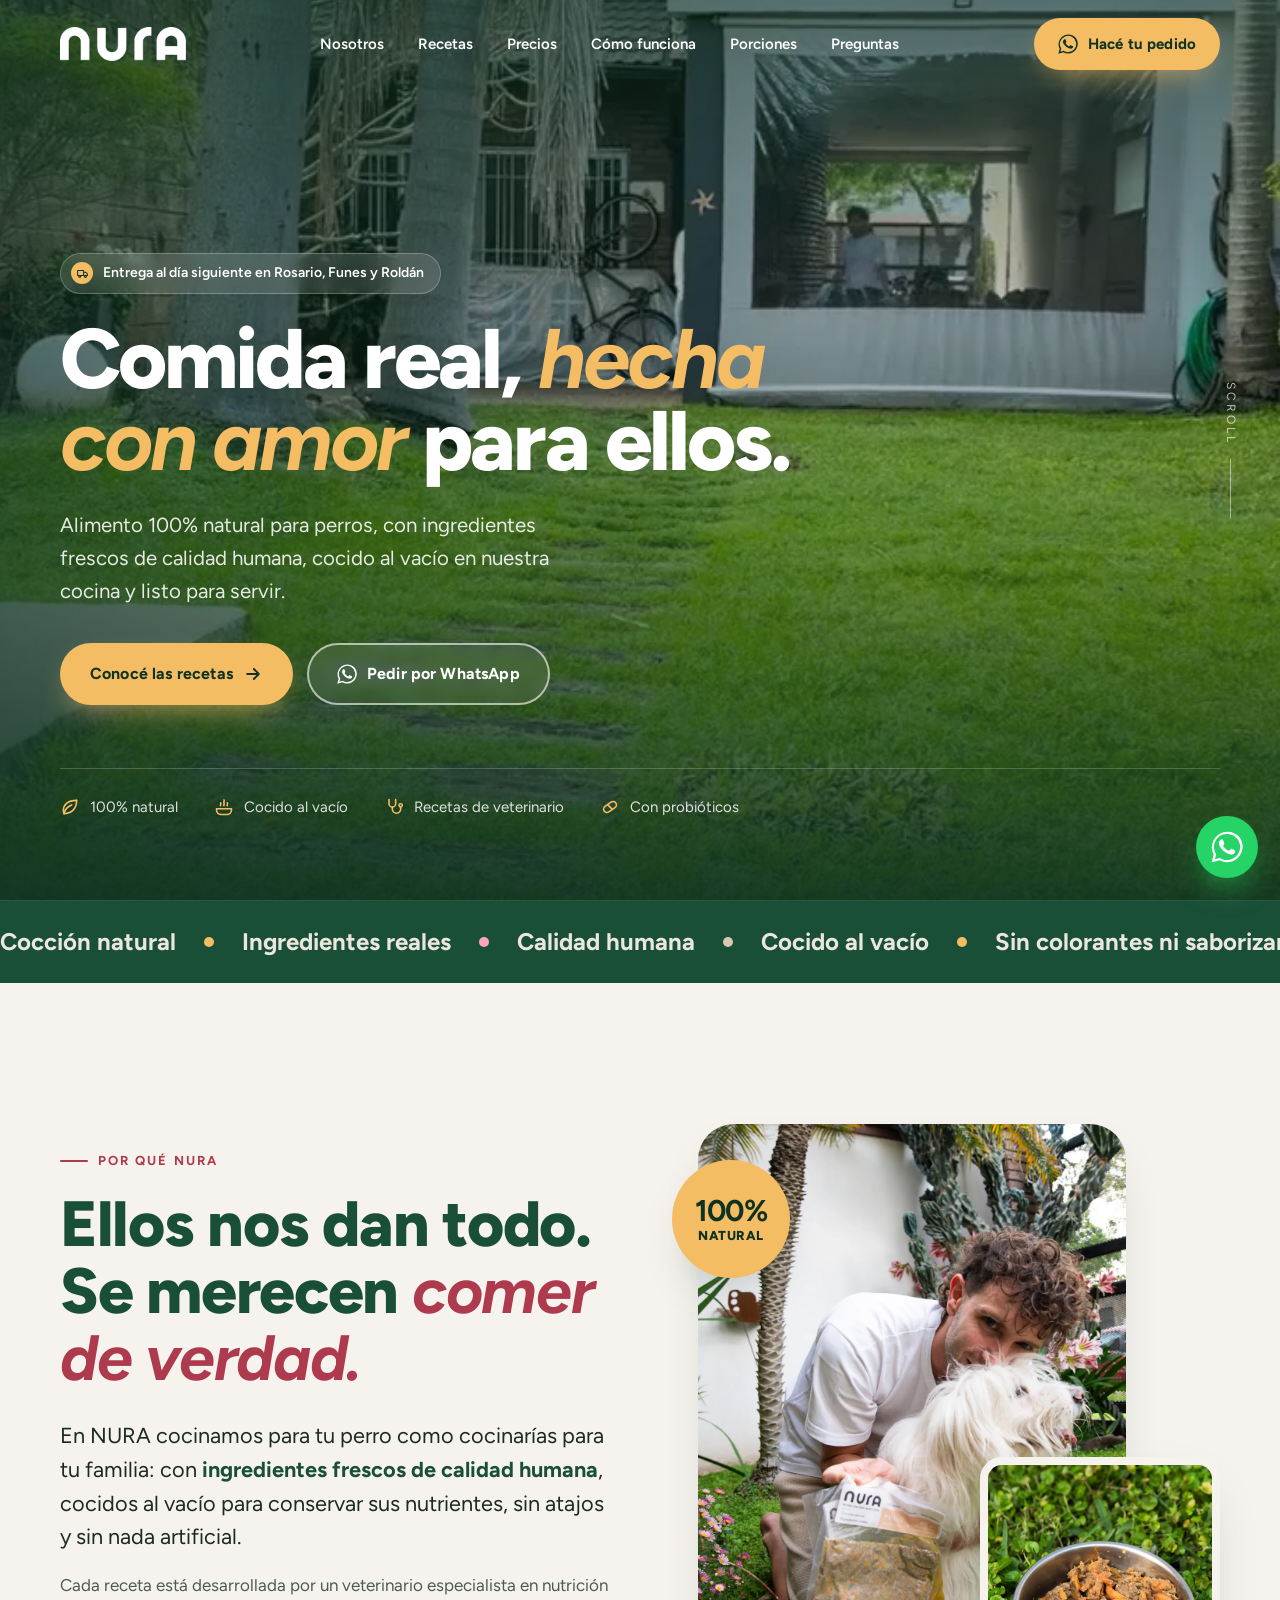
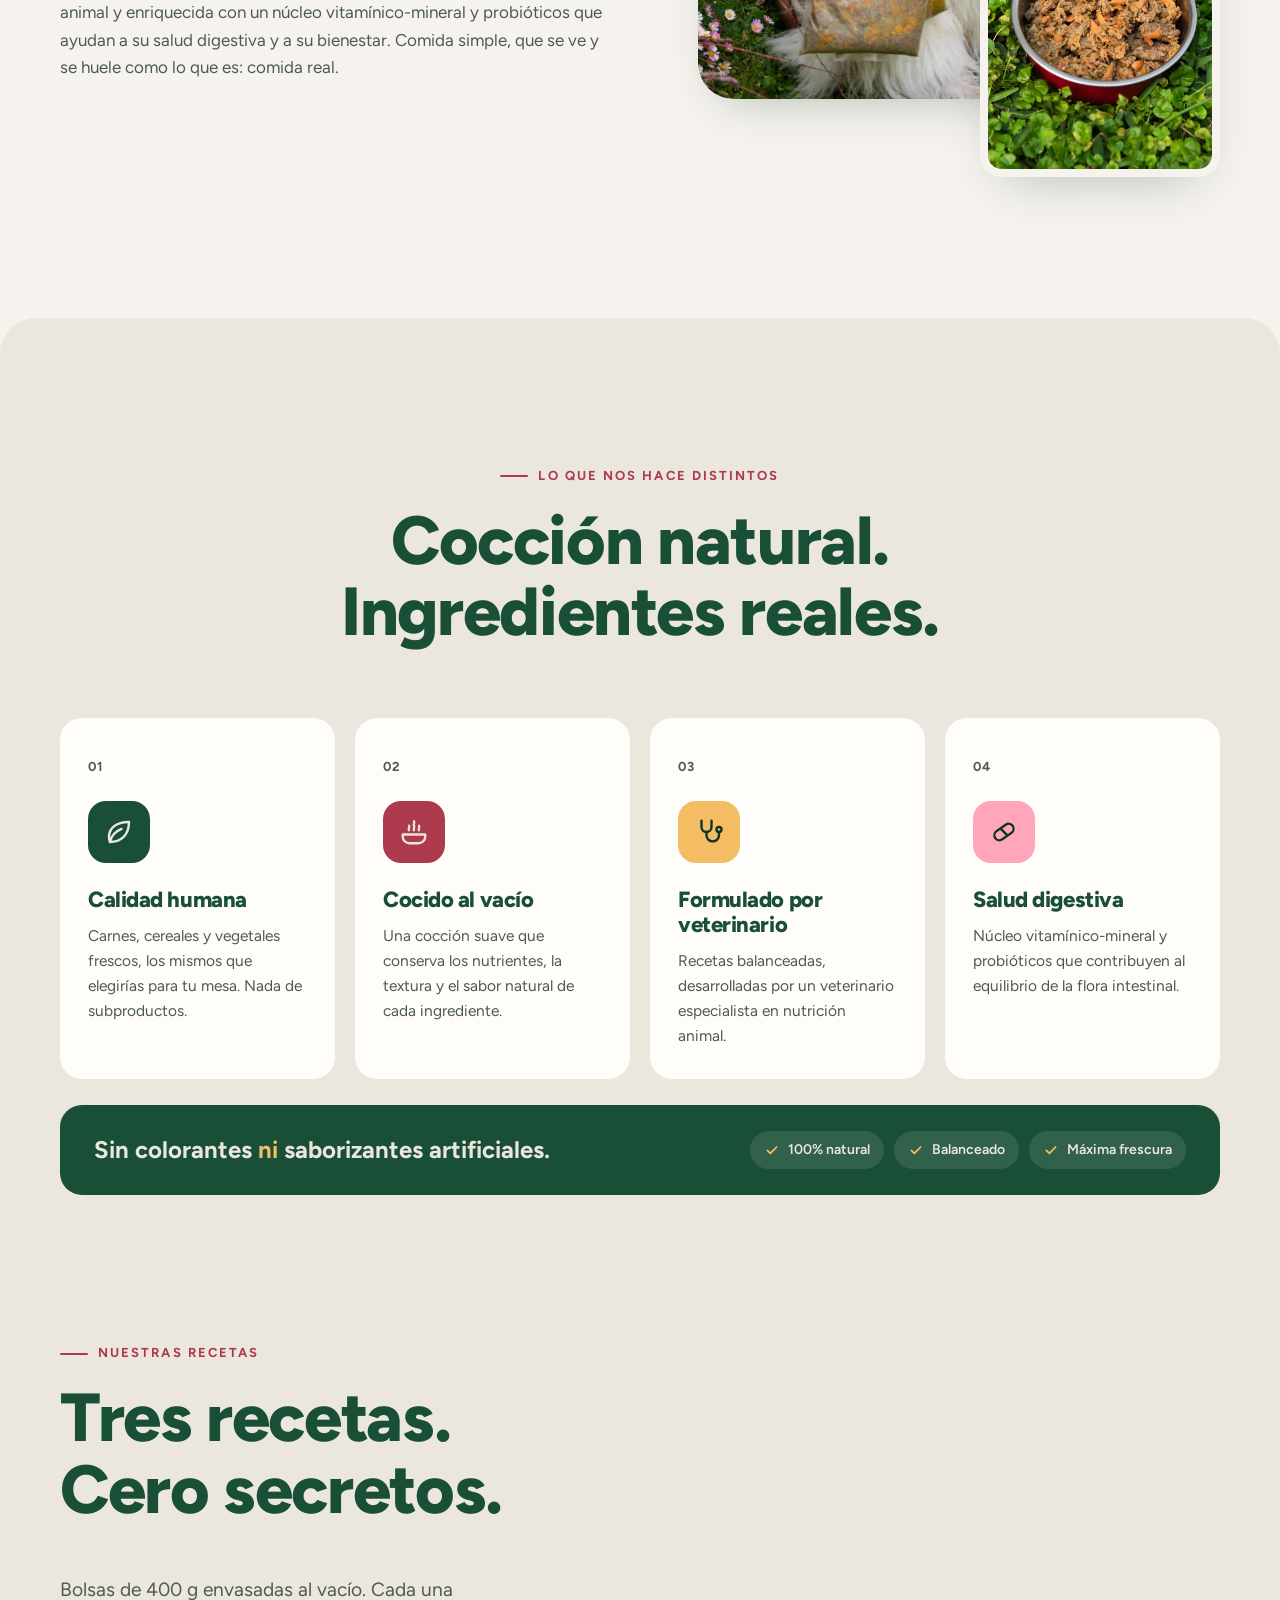
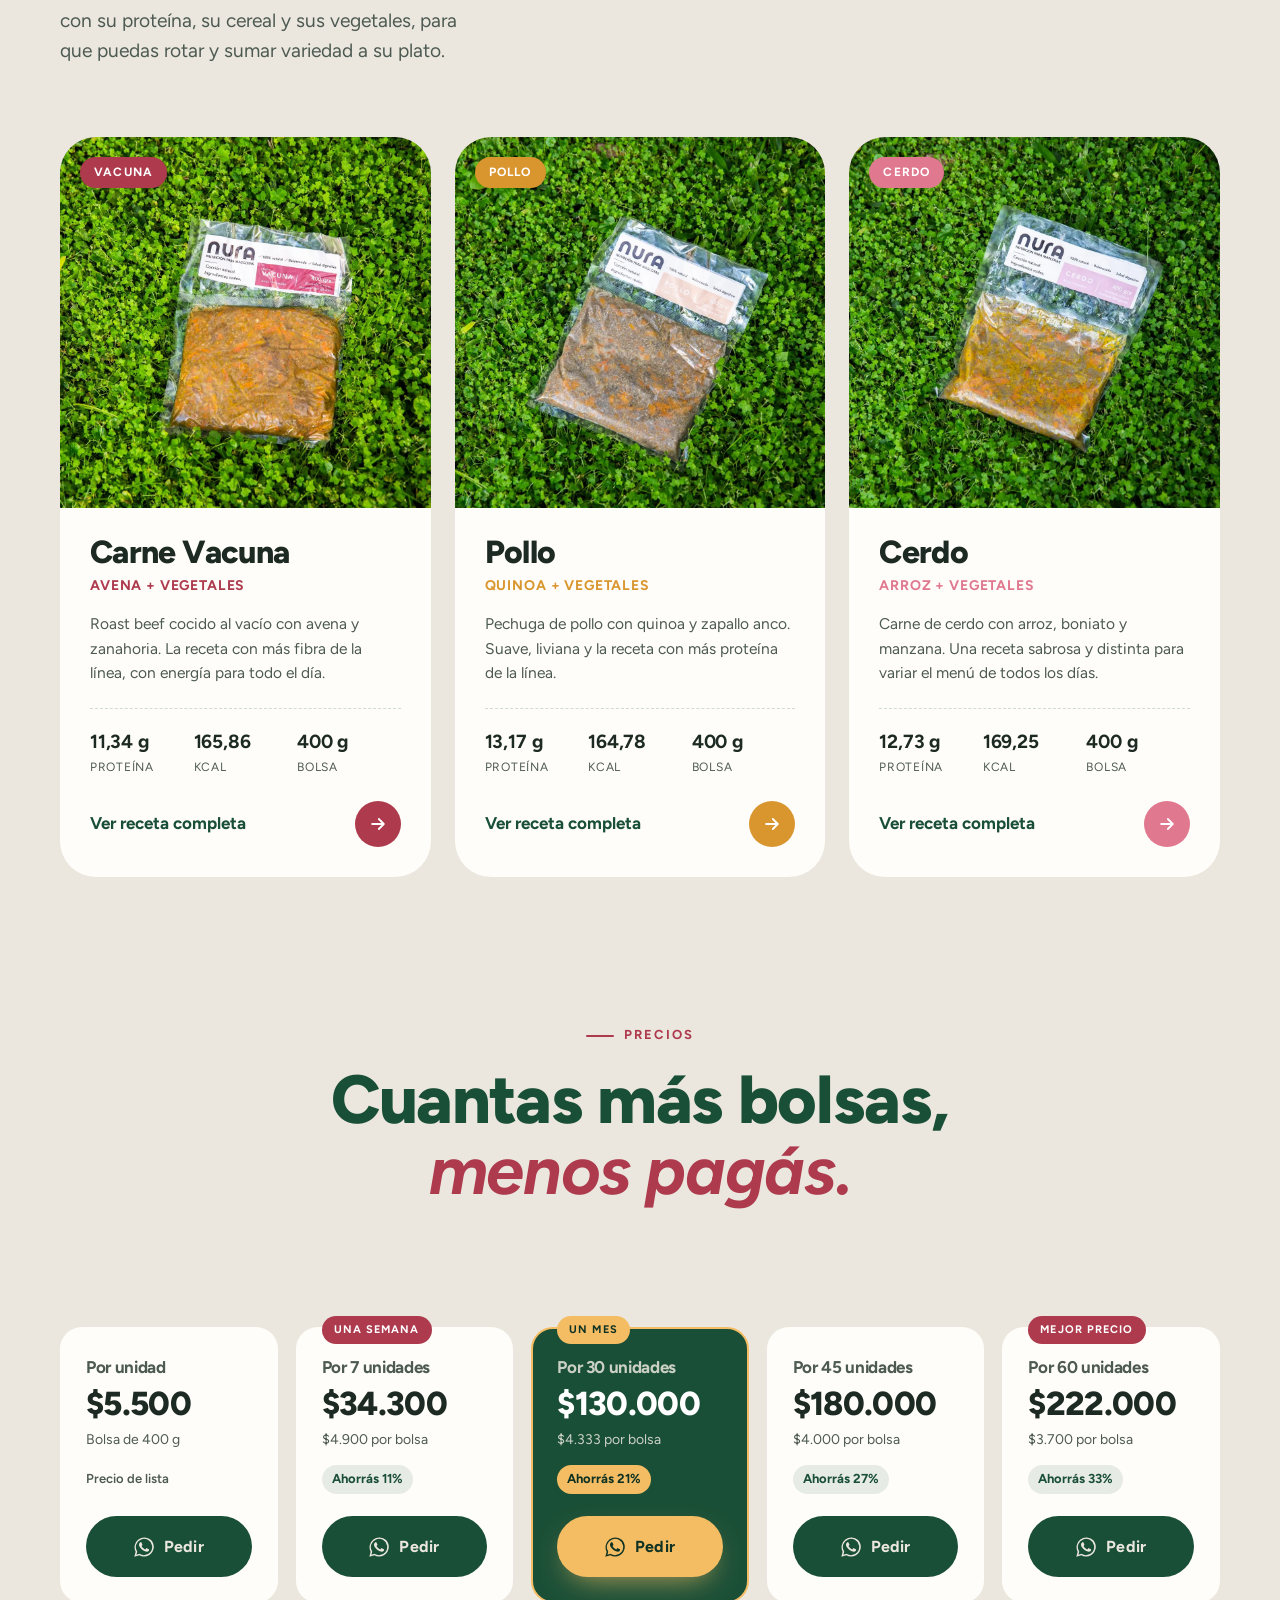
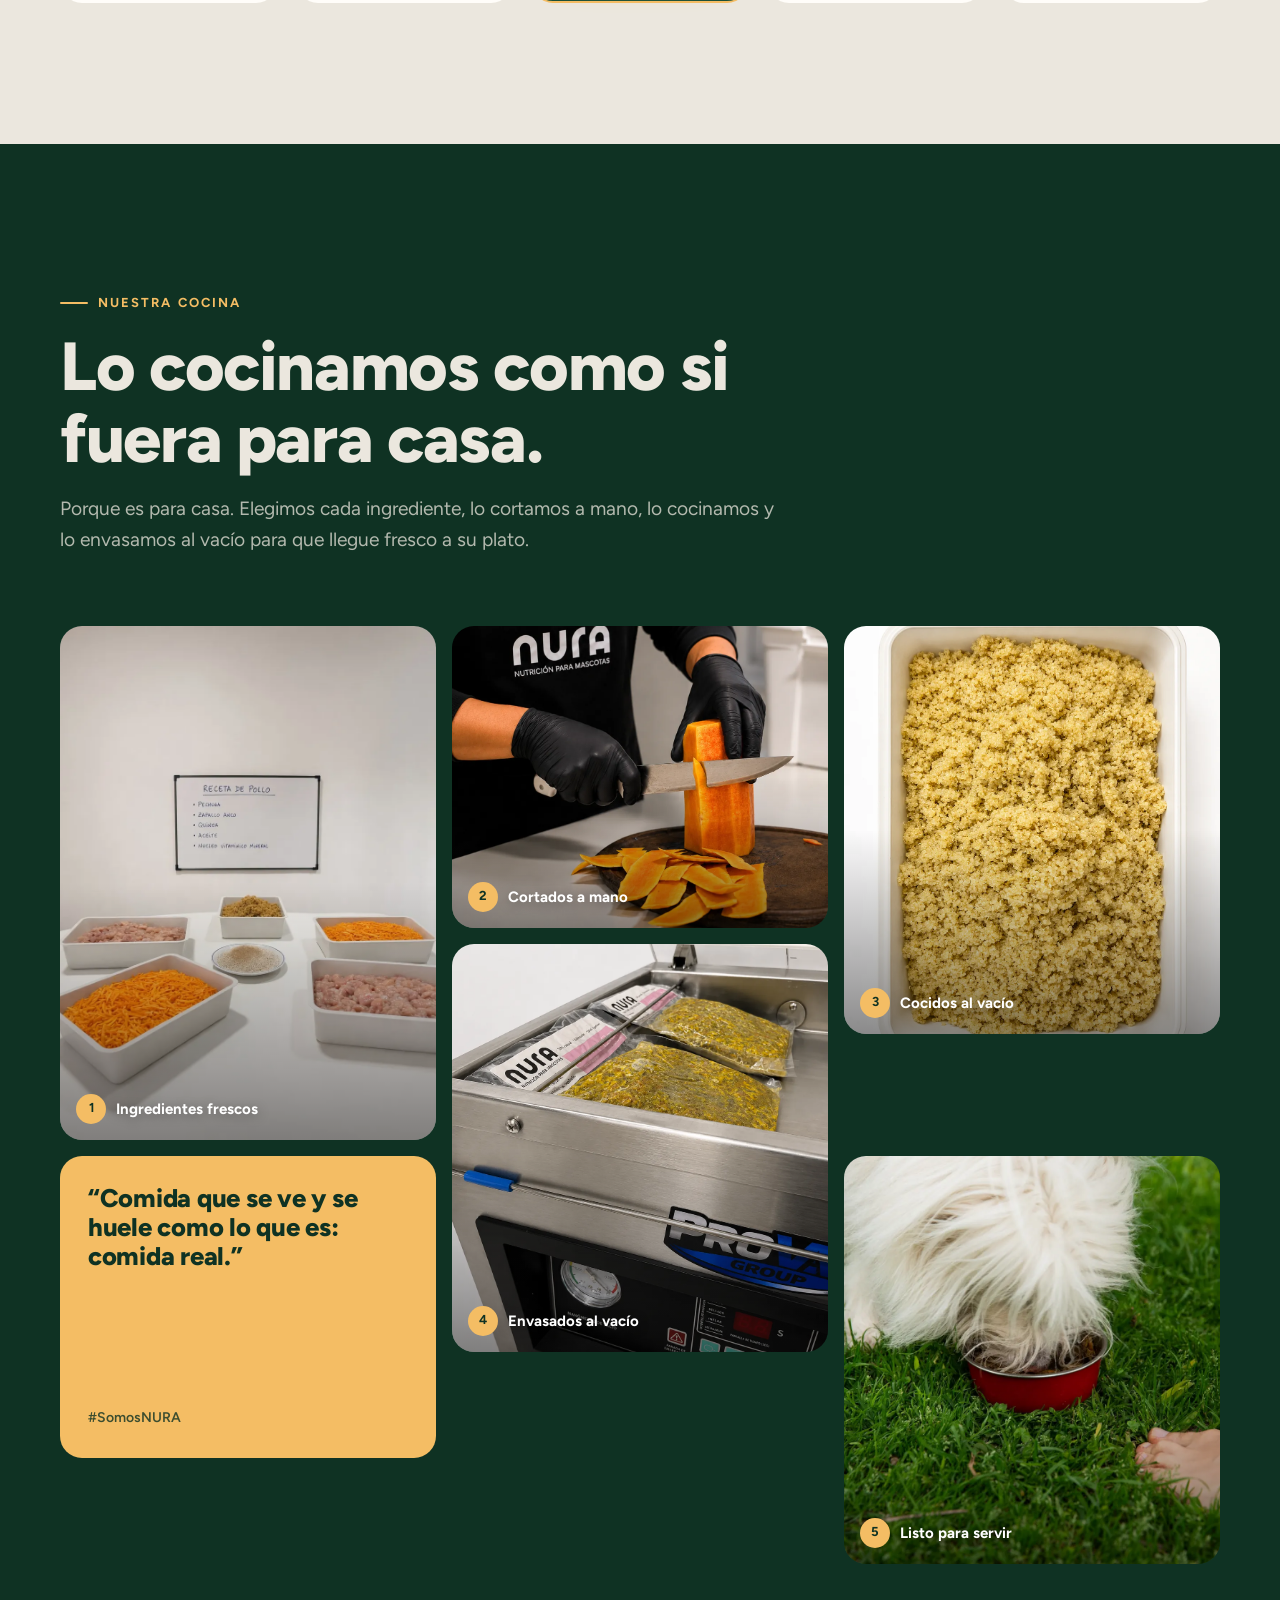
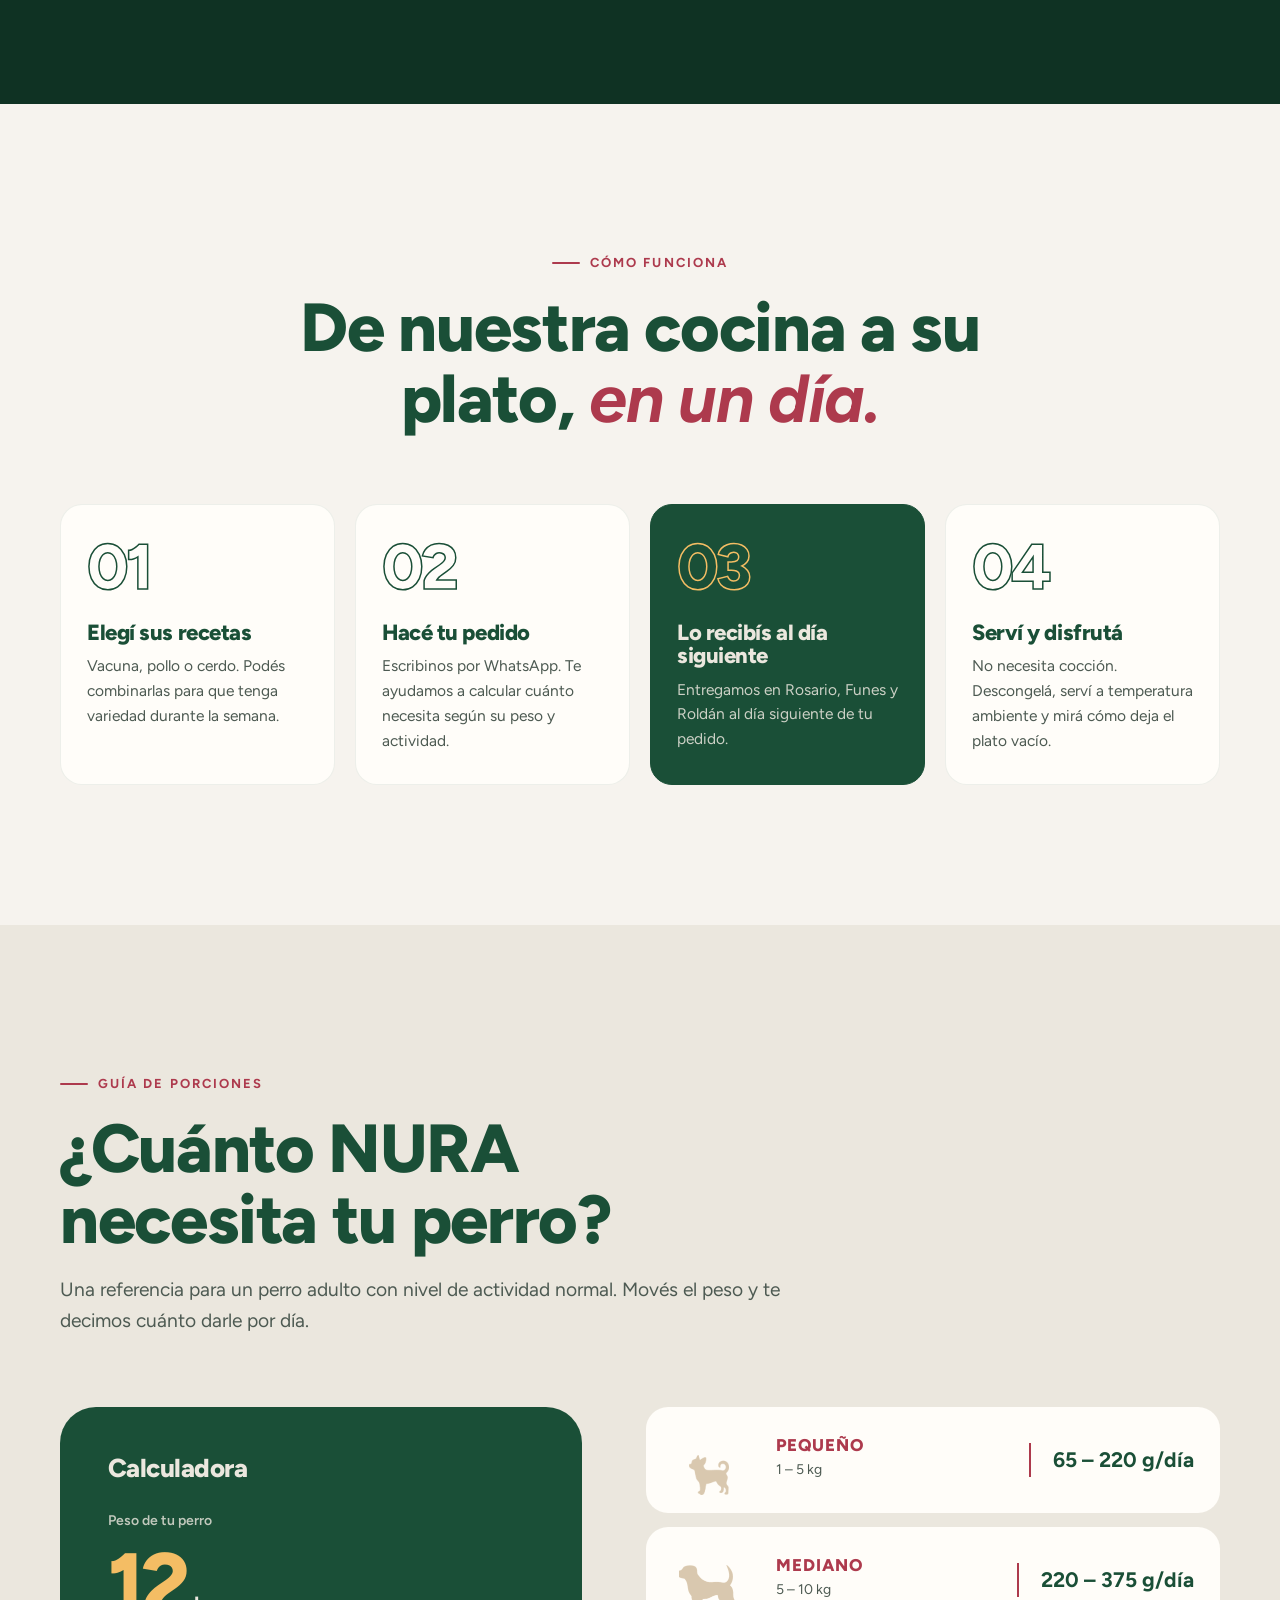
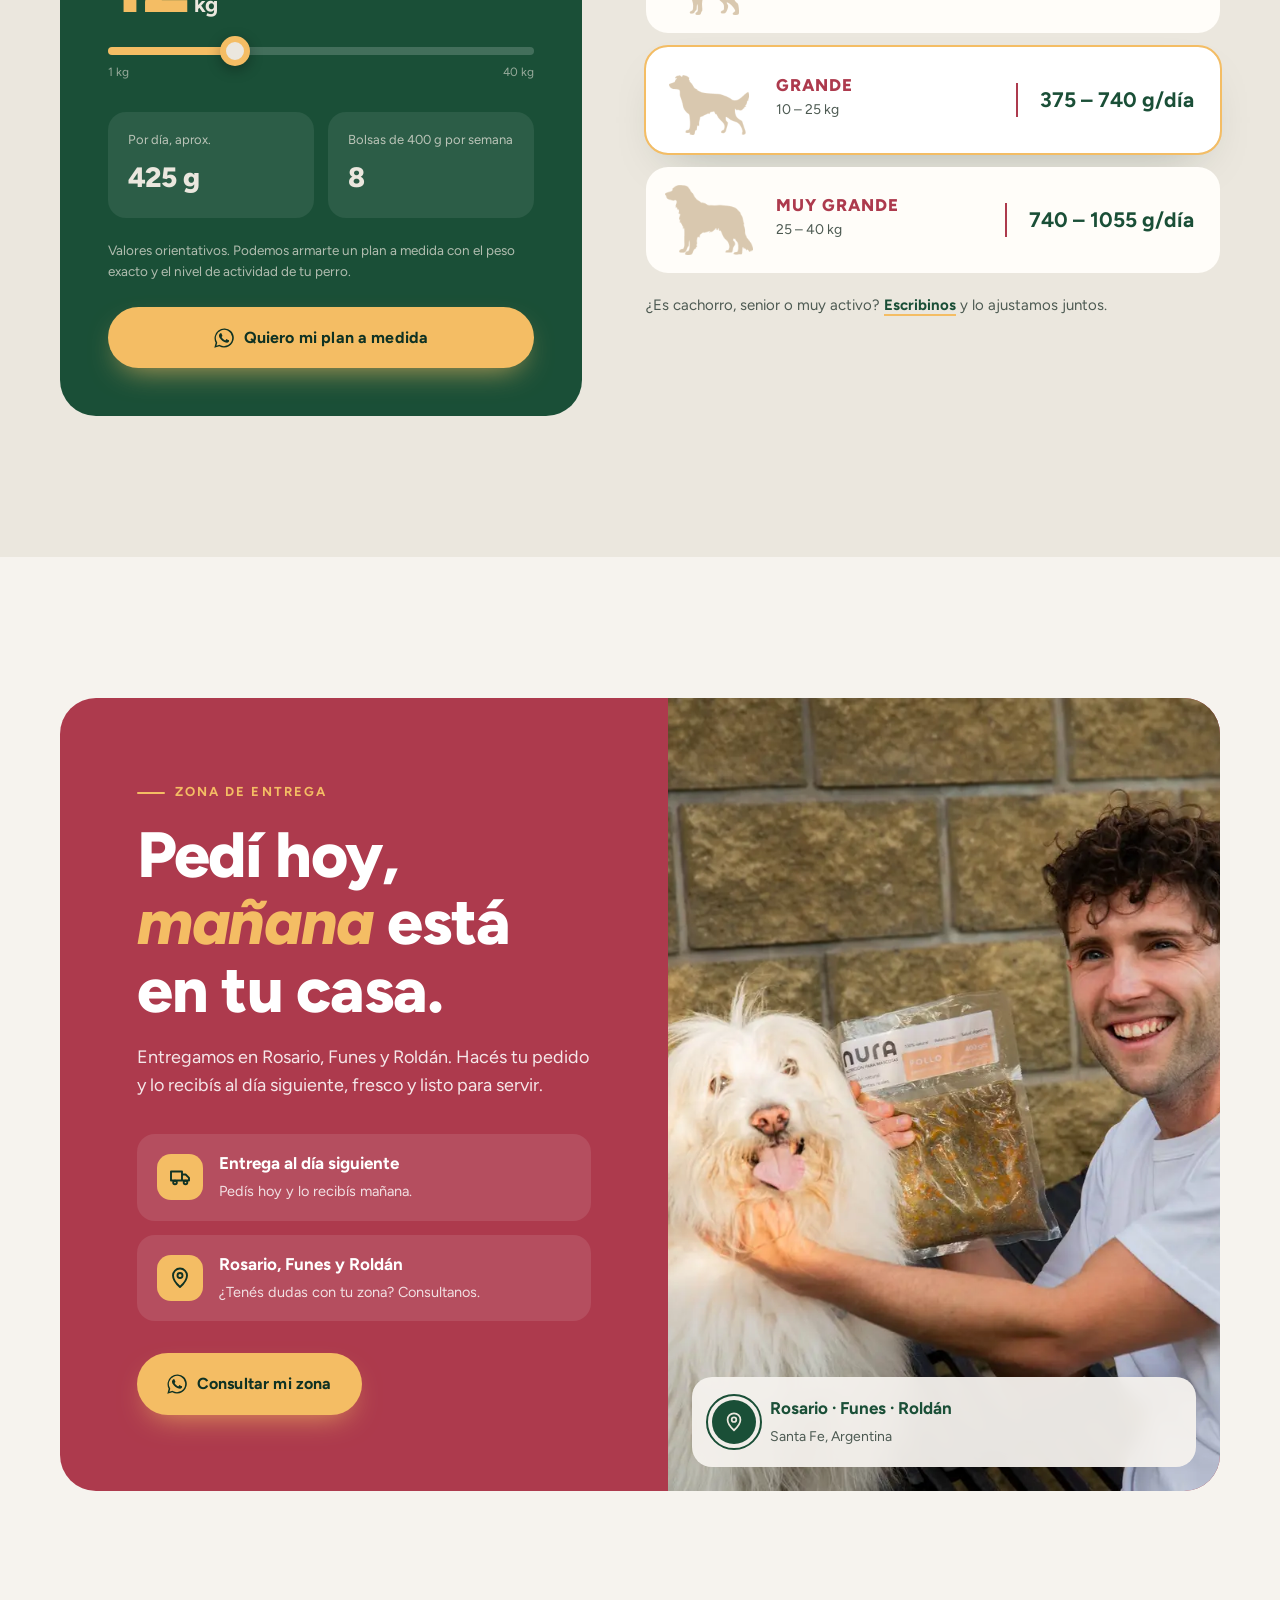
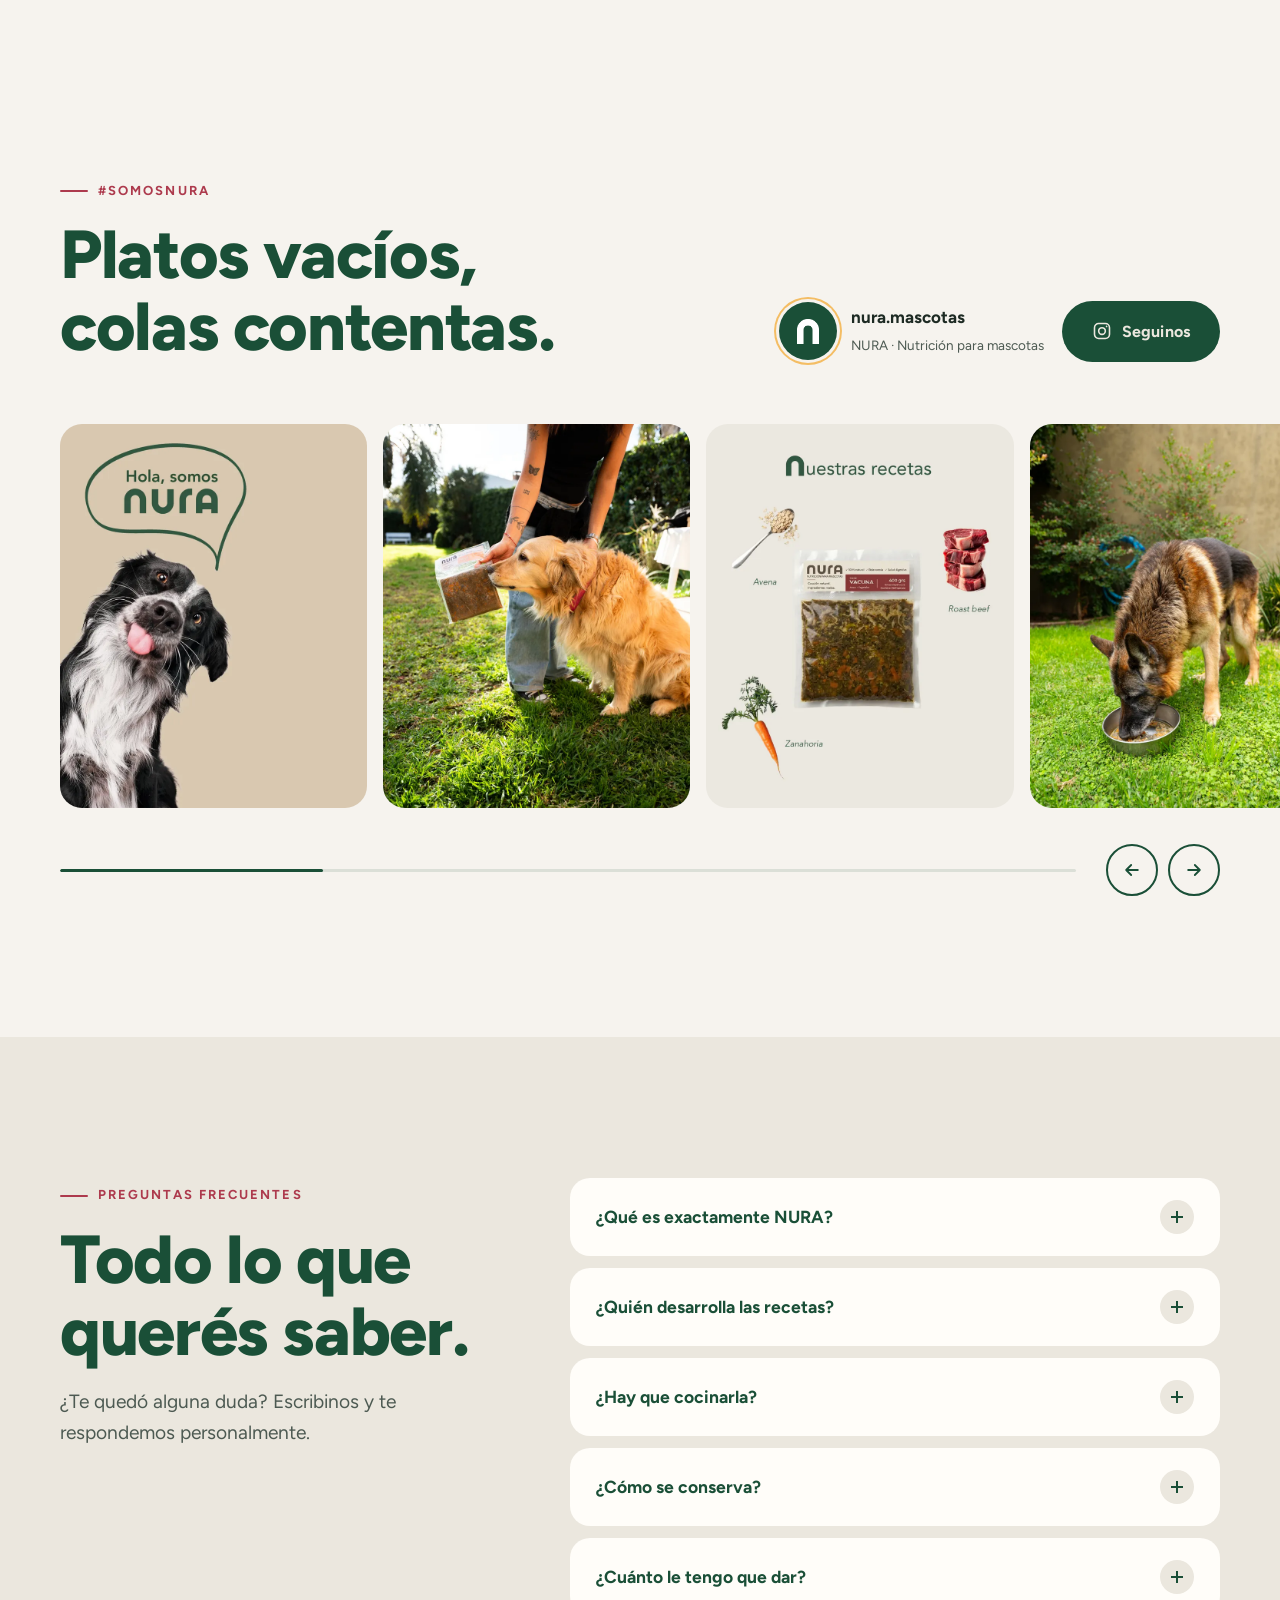
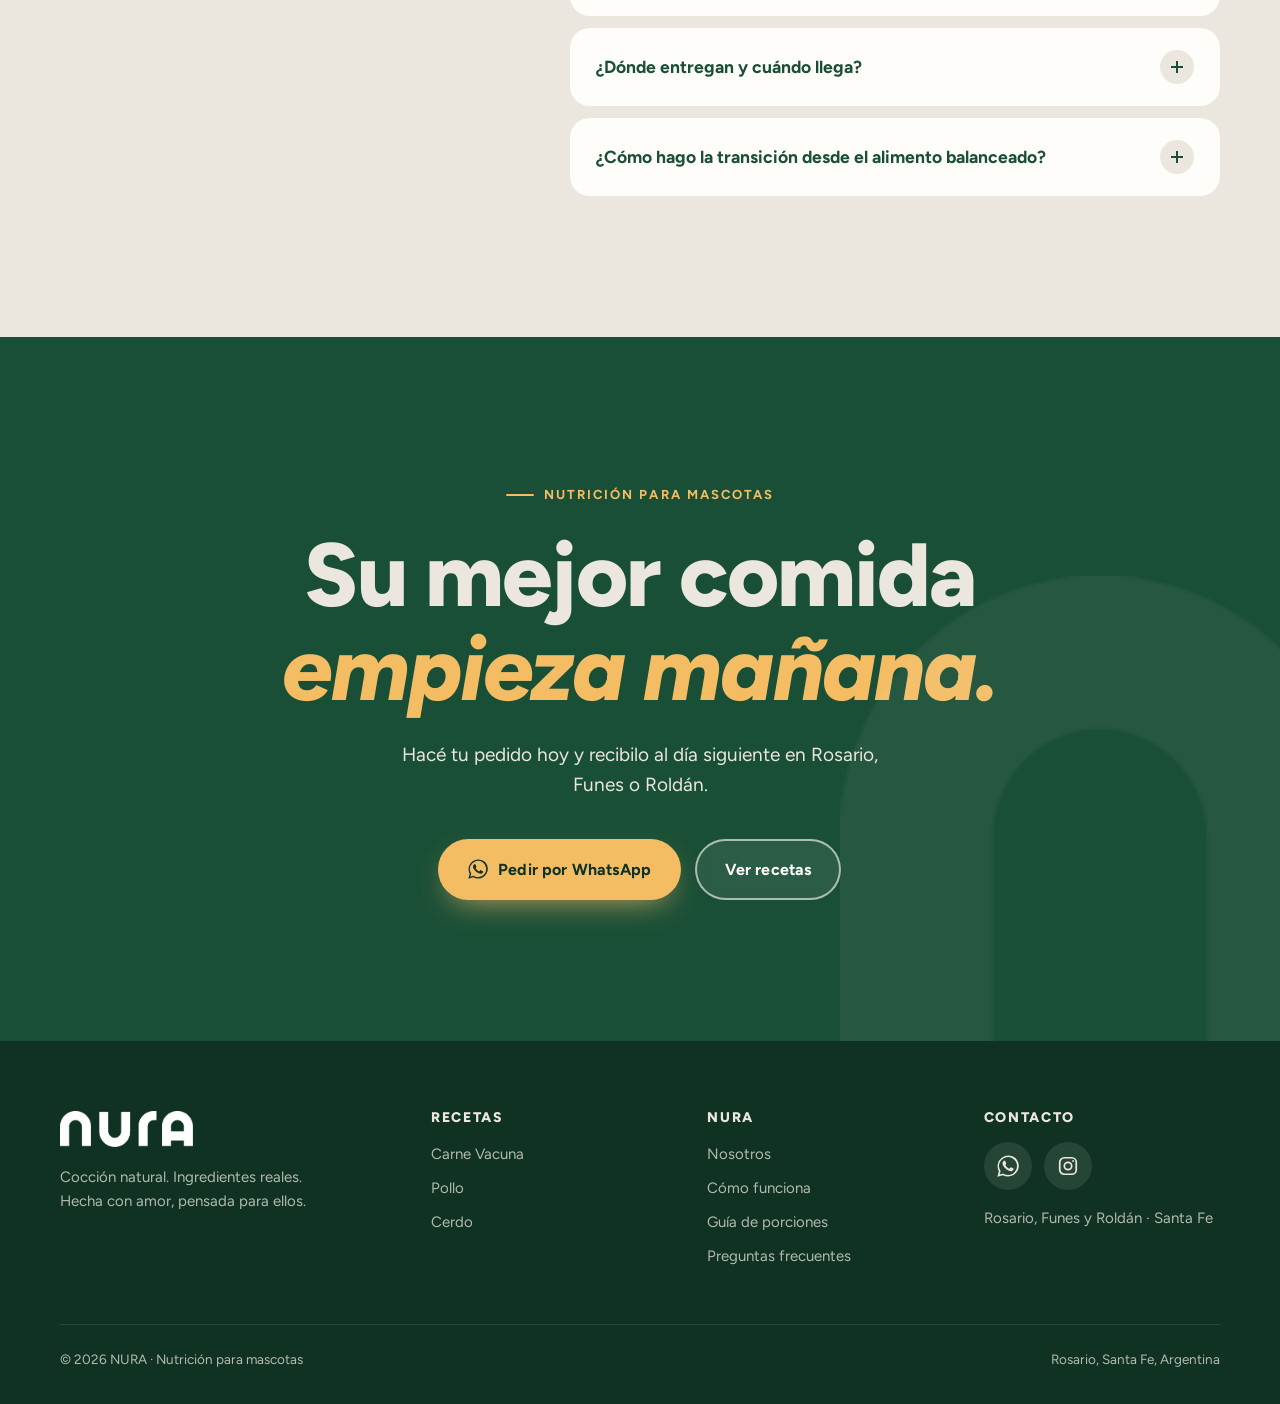
<file: index.html>
<!DOCTYPE html>
<html lang="es-AR">
<head>
  <meta charset="UTF-8" />
  <meta name="viewport" content="width=device-width, initial-scale=1" />
  <title>NURA · Nutrición natural para mascotas en Rosario</title>
  <meta name="description" content="Comida 100% natural para perros, con ingredientes frescos de calidad humana y cocida al vacío. Recetas desarrolladas por veterinario. Entrega al día siguiente en Rosario, Funes y Roldán." />
  <meta name="theme-color" content="#1a4f37" />
  <meta property="og:title" content="NURA · Nutrición para mascotas" />
  <meta property="og:description" content="Cocción natural. Ingredientes reales. Entrega al día siguiente en Rosario, Funes y Roldán." />
  <meta property="og:image" content="assets/img/real-abrazo-bolsa.webp" />
  <link rel="icon" type="image/png" href="assets/img/favicon.png" />
  <link rel="preconnect" href="https://fonts.googleapis.com" />
  <link rel="preconnect" href="https://fonts.gstatic.com" crossorigin />
  <link href="https://fonts.googleapis.com/css2?family=Figtree:ital,wght@0,400;0,500;0,600;0,700;0,800;1,600;1,700&display=swap" rel="stylesheet" />
  <link rel="stylesheet" href="css/styles.css" />
</head>
<body>

  <!-- ============ NAV ============ -->
  <header class="nav" id="nav">
    <div class="container">
      <a href="#inicio" class="nav-logo" aria-label="NURA, inicio">
        <img class="logo-blanco" src="assets/img/logo-blanco.png" alt="NURA" width="126" height="34" />
        <img class="logo-verde" src="assets/img/logo-verde.png" alt="NURA" width="126" height="34" />
      </a>
      <ul class="nav-links" id="navLinks">
        <li><a href="#nosotros">Nosotros</a></li>
        <li><a href="#recetas">Recetas</a></li>
        <li><a href="#precios">Precios</a></li>
        <li><a href="#como-funciona">Cómo funciona</a></li>
        <li><a href="#porciones">Porciones</a></li>
        <li><a href="#faq">Preguntas</a></li>
      </ul>
      <a class="btn btn-primary nav-cta" data-wa="Hola NURA! Quiero hacer un pedido 🐶" href="#">
        <svg><use href="#i-whatsapp"/></svg> Hacé tu pedido
      </a>
      <button class="nav-toggle" id="navToggle" aria-label="Abrir menú" aria-expanded="false"><span></span></button>
    </div>
  </header>

  <main>
    <!-- ============ HERO ============ -->
    <section class="hero" id="inicio">
      <video class="hero-video" autoplay muted loop playsinline preload="auto" poster="assets/img/hero-poster-perro.webp">
        <source src="assets/video/nura-hero-perro.mp4" type="video/mp4" />
      </video>
      <div class="container hero-content">
        <span class="hero-badge reveal"><span class="dot"><svg><use href="#i-truck"/></svg></span> Entrega al día siguiente en Rosario, Funes y Roldán</span>
        <h1 class="reveal d1">Comida real, <em>hecha con amor</em> para ellos.</h1>
        <p class="hero-sub reveal d2">Alimento 100% natural para perros, con ingredientes frescos de calidad humana, cocido al vacío en nuestra cocina y listo para servir.</p>
        <div class="hero-ctas reveal d3">
          <a href="#recetas" class="btn btn-primary">Conocé las recetas <svg><use href="#i-arrow"/></svg></a>
          <a href="#" class="btn btn-ghost" data-wa="Hola NURA! Quiero hacer un pedido 🐶"><svg><use href="#i-whatsapp"/></svg> Pedir por WhatsApp</a>
        </div>
        <div class="hero-meta reveal d3">
          <div><svg><use href="#i-leaf"/></svg> 100% natural</div>
          <div><svg><use href="#i-steam"/></svg> Cocido al vacío</div>
          <div><svg><use href="#i-vet"/></svg> Recetas de veterinario</div>
          <div><svg><use href="#i-probiotic"/></svg> Con probióticos</div>
        </div>
      </div>
      <div class="hero-scroll">Scroll</div>
    </section>

    <!-- ============ MARQUEE ============ -->
    <div class="marquee" aria-hidden="true">
      <div class="marquee-track" id="marquee">
        <span>Cocción natural</span><span>Ingredientes reales</span><span>Calidad humana</span>
        <span>Cocido al vacío</span><span>Sin colorantes ni saborizantes artificiales</span><span>Envasado al vacío</span>
        <span>Hecha con amor, pensada para ellos</span>
      </div>
    </div>

    <!-- ============ MANIFIESTO ============ -->
    <section class="section manifiesto" id="nosotros">
      <div class="container manifiesto-grid">
        <div class="manifiesto-texto">
          <span class="eyebrow reveal">Por qué NURA</span>
          <h2 class="reveal d1">Ellos nos dan todo. Se merecen <span class="accent">comer de verdad.</span></h2>
          <p class="lead reveal d2">En NURA cocinamos para tu perro como cocinarías para tu familia: con <strong>ingredientes frescos de calidad humana</strong>, cocidos al vacío para conservar sus nutrientes, sin atajos y sin nada artificial.</p>
          <p class="reveal d2">Cada receta está desarrollada por un veterinario especialista en nutrición animal y enriquecida con un núcleo vitamínico-mineral y probióticos que ayudan a su salud digestiva y a su bienestar. Comida simple, que se ve y se huele como lo que es: comida real.</p>
          <div class="firma reveal d3"><img src="assets/img/isotipo-verde.png" alt="" /> Hecha con amor, pensada para ellos.</div>
        </div>
        <div class="manifiesto-fotos reveal d1">
          <div class="sello"><div><b>100%</b>natural</div></div>
          <div class="f1"><img src="assets/img/real-abrazo-bolsa.webp" alt="Abrazando a su perro con una bolsa de NURA en la mano" loading="lazy" /></div>
          <div class="f2"><img src="assets/img/vacuna-plato.webp" alt="Plato con comida NURA servida sobre el pasto" loading="lazy" /></div>
        </div>
      </div>
    </section>

    <!-- ============ PILARES ============ -->
    <section class="section pilares">
      <div class="container">
        <div class="section-head center">
          <span class="eyebrow reveal">Lo que nos hace distintos</span>
          <h2 class="reveal d1">Cocción natural.<br />Ingredientes reales.</h2>
        </div>
        <div class="pilares-grid">
          <article class="pilar reveal">
            <span class="pilar-num">01</span>
            <div class="pilar-icono"><svg><use href="#i-leaf"/></svg></div>
            <h3>Calidad humana</h3>
            <p>Carnes, cereales y vegetales frescos, los mismos que elegirías para tu mesa. Nada de subproductos.</p>
          </article>
          <article class="pilar reveal d1">
            <span class="pilar-num">02</span>
            <div class="pilar-icono"><svg><use href="#i-steam"/></svg></div>
            <h3>Cocido al vacío</h3>
            <p>Una cocción suave que conserva los nutrientes, la textura y el sabor natural de cada ingrediente.</p>
          </article>
          <article class="pilar reveal d2">
            <span class="pilar-num">03</span>
            <div class="pilar-icono"><svg><use href="#i-vet"/></svg></div>
            <h3>Formulado por veterinario</h3>
            <p>Recetas balanceadas, desarrolladas por un veterinario especialista en nutrición animal.</p>
          </article>
          <article class="pilar reveal d3">
            <span class="pilar-num">04</span>
            <div class="pilar-icono"><svg><use href="#i-probiotic"/></svg></div>
            <h3>Salud digestiva</h3>
            <p>Núcleo vitamínico-mineral y probióticos que contribuyen al equilibrio de la flora intestinal.</p>
          </article>
        </div>
        <div class="sin-artificiales reveal">
          <p>Sin colorantes <span>ni</span> saborizantes artificiales.</p>
          <div class="chips">
            <span class="chip"><svg><use href="#i-check"/></svg> 100% natural</span>
            <span class="chip"><svg><use href="#i-check"/></svg> Balanceado</span>
            <span class="chip"><svg><use href="#i-check"/></svg> Máxima frescura</span>
          </div>
        </div>
      </div>
    </section>

    <!-- ============ RECETAS ============ -->
    <section class="section recetas" id="recetas">
      <div class="container">
        <div class="section-head recetas-head">
          <div>
            <span class="eyebrow reveal">Nuestras recetas</span>
            <h2 class="reveal d1">Tres recetas.<br />Cero secretos.</h2>
          </div>
          <p class="reveal d2" style="max-width:420px">Bolsas de 400 g envasadas al vacío. Cada una con su proteína, su cereal y sus vegetales, para que puedas rotar y sumar variedad a su plato.</p>
        </div>
        <div class="recetas-grid" id="recetasGrid"><!-- generado por JS --></div>
      </div>
    </section>

    <!-- ============ PRECIOS ============ -->
    <section class="section precios" id="precios">
      <div class="container">
        <div class="section-head center">
          <span class="eyebrow reveal">Precios</span>
          <h2 class="reveal d1">Cuantas más bolsas, <span class="accent">menos pagás.</span></h2>
          <p class="reveal d2">Bolsas de 400 g. Podés combinar las tres recetas como quieras dentro de cada pack.</p>
        </div>
        <div class="precios-grid" id="preciosGrid"><!-- generado por JS --></div>
      </div>
    </section>

    <!-- ============ PROCESO ============ -->
    <section class="section proceso">
      <div class="container">
        <div class="section-head">
          <span class="eyebrow reveal">Nuestra cocina</span>
          <h2 class="reveal d1">Lo cocinamos como si fuera para casa.</h2>
          <p class="reveal d2">Porque es para casa. Elegimos cada ingrediente, lo cortamos a mano, lo cocinamos y lo envasamos al vacío para que llegue fresco a su plato.</p>
        </div>
        <div class="proceso-grid">
          <figure class="proceso-item p1 reveal"><img src="assets/img/receta-pollo.webp" alt="Ingredientes frescos preparados para la receta de pollo" loading="lazy" /><figcaption><span>1</span> Ingredientes frescos</figcaption></figure>
          <figure class="proceso-item p2 reveal d1"><img src="assets/img/cocina-zapallo.webp" alt="Cortando zapallo anco" loading="lazy" /><figcaption><span>2</span> Cortados a mano</figcaption></figure>
          <figure class="proceso-item p3 reveal d2"><img src="assets/img/ing-quinoa-top.webp" alt="Quinoa cocida" loading="lazy" /><figcaption><span>3</span> Cocidos al vacío</figcaption></figure>
          <figure class="proceso-item p4 reveal d1"><img src="assets/img/cocina-vacio.webp" alt="Envasadora al vacío con bolsas NURA" loading="lazy" /><figcaption><span>4</span> Envasados al vacío</figcaption></figure>
          <div class="proceso-item p5 texto reveal"><p>“Comida que se ve y se huele como lo que es: comida real.”</p><small>#SomosNURA</small></div>
          <figure class="proceso-item p6 reveal d2"><img src="assets/img/real-comiendo.webp" alt="Perro comiendo NURA de su plato en el jardín" loading="lazy" /><figcaption><span>5</span> Listo para servir</figcaption></figure>
        </div>
      </div>
    </section>

    <!-- ============ CÓMO FUNCIONA ============ -->
    <section class="section pasos" id="como-funciona">
      <div class="container">
        <div class="section-head center">
          <span class="eyebrow reveal">Cómo funciona</span>
          <h2 class="reveal d1">De nuestra cocina a su plato, <span class="accent">en un día.</span></h2>
        </div>
        <div class="pasos-grid">
          <article class="paso reveal"><div class="paso-num">01</div><h3>Elegí sus recetas</h3><p>Vacuna, pollo o cerdo. Podés combinarlas para que tenga variedad durante la semana.</p></article>
          <article class="paso reveal d1"><div class="paso-num">02</div><h3>Hacé tu pedido</h3><p>Escribinos por WhatsApp. Te ayudamos a calcular cuánto necesita según su peso y actividad.</p></article>
          <article class="paso destacado reveal d2"><div class="paso-num">03</div><h3>Lo recibís al día siguiente</h3><p>Entregamos en Rosario, Funes y Roldán al día siguiente de tu pedido.</p></article>
          <article class="paso reveal d3"><div class="paso-num">04</div><h3>Serví y disfrutá</h3><p>No necesita cocción. Descongelá, serví a temperatura ambiente y mirá cómo deja el plato vacío.</p></article>
        </div>
      </div>
    </section>

    <!-- ============ PORCIONES ============ -->
    <section class="section porciones" id="porciones">
      <div class="container">
        <div class="section-head">
          <span class="eyebrow reveal">Guía de porciones</span>
          <h2 class="reveal d1">¿Cuánto NURA necesita tu perro?</h2>
          <p class="reveal d2">Una referencia para un perro adulto con nivel de actividad normal. Movés el peso y te decimos cuánto darle por día.</p>
        </div>
        <div class="porciones-grid">
          <div class="calc reveal">
            <h3>Calculadora</h3>
            <label for="peso">Peso de tu perro</label>
            <div class="calc-peso"><output id="pesoOut">12</output><span>kg</span></div>
            <input type="range" id="peso" min="1" max="40" step="1" value="12" />
            <div class="calc-escala"><span>1 kg</span><span>40 kg</span></div>
            <div class="calc-resultado">
              <div><small>Por día, aprox.</small><b id="gramosOut">—</b></div>
              <div><small>Bolsas de 400 g por semana</small><b id="bolsasOut">—</b></div>
            </div>
            <p class="calc-nota">Valores orientativos. Podemos armarte un plan a medida con el peso exacto y el nivel de actividad de tu perro.</p>
            <a href="#" class="btn btn-primary" id="calcWa"><svg><use href="#i-whatsapp"/></svg> Quiero mi plan a medida</a>
          </div>
          <div>
            <div class="tabla-porciones" id="tablaPorciones"><!-- generado por JS --></div>
            <p class="porciones-extra reveal">¿Es cachorro, senior o muy activo? <a href="#" data-wa="Hola NURA! Quiero armar un plan a medida para mi perro 🐶">Escribinos</a> y lo ajustamos juntos.</p>
          </div>
        </div>
      </div>
    </section>

    <!-- ============ ENTREGA ============ -->
    <section class="section entrega" id="entrega">
      <div class="container">
        <div class="entrega-card reveal">
          <div class="entrega-texto">
            <span class="eyebrow">Zona de entrega</span>
            <h2>Pedí hoy, <em>mañana</em> está en tu casa.</h2>
            <p>Entregamos en Rosario, Funes y Roldán. Hacés tu pedido y lo recibís al día siguiente, fresco y listo para servir.</p>
            <div class="entrega-datos">
              <div class="entrega-dato"><div class="ic"><svg><use href="#i-truck"/></svg></div><div><b>Entrega al día siguiente</b><span>Pedís hoy y lo recibís mañana.</span></div></div>
              <div class="entrega-dato"><div class="ic"><svg><use href="#i-pin"/></svg></div><div><b>Rosario, Funes y Roldán</b><span>¿Tenés dudas con tu zona? Consultanos.</span></div></div>
            </div>
            <a href="#" class="btn btn-primary" data-wa="Hola NURA! Quiero saber si entregan en mi zona 📍"><svg><use href="#i-whatsapp"/></svg> Consultar mi zona</a>
          </div>
          <div class="entrega-img">
            <img src="assets/img/real-sonrisa-bolsa.webp" alt="Un perro feliz junto a una bolsa de NURA" loading="lazy" />
            <div class="entrega-mapa"><div class="pin"><svg><use href="#i-pin"/></svg></div><div><b>Rosario · Funes · Roldán</b><span>Santa Fe, Argentina</span></div></div>
          </div>
        </div>
      </div>
    </section>

    <!-- ============ INSTAGRAM ============ -->
    <section class="section instagram" id="instagram">
      <div class="container">
        <div class="ig-head">
          <div>
            <span class="eyebrow reveal">#SomosNURA</span>
            <h2 class="reveal d1">Platos vacíos, colas contentas.</h2>
          </div>
          <div class="ig-perfil reveal d2">
            <a class="ig-cuenta ig-link" href="#" target="_blank" rel="noopener">
              <span class="ig-avatar"><img src="assets/img/isotipo-blanco.png" alt="" /></span>
              <span><b>nura.mascotas</b><small>NURA · Nutrición para mascotas</small></span>
            </a>
            <a class="btn btn-verde ig-link" href="#" target="_blank" rel="noopener"><svg><use href="#i-instagram"/></svg> Seguinos</a>
          </div>
        </div>
      </div>
      <div class="ig-carrusel reveal" id="igCarrusel">
        <div class="ig-track" id="igTrack"><!-- generado por JS --></div>
      </div>
      <div class="container ig-controles">
        <div class="ig-progreso"><span id="igBarra"></span></div>
        <div class="ig-flechas">
          <button type="button" id="igPrev" aria-label="Anterior"><svg><use href="#i-arrow"/></svg></button>
          <button type="button" id="igNext" aria-label="Siguiente"><svg><use href="#i-arrow"/></svg></button>
        </div>
      </div>
    </section>

    <!-- ============ FAQ ============ -->
    <section class="section faq" id="faq">
      <div class="container faq-grid">
        <div class="section-head">
          <span class="eyebrow reveal">Preguntas frecuentes</span>
          <h2 class="reveal d1">Todo lo que querés saber.</h2>
          <p class="reveal d2">¿Te quedó alguna duda? Escribinos y te respondemos personalmente.</p>
        </div>
        <div class="faq-list">
          <details class="faq-item reveal"><summary>¿Qué es exactamente NURA?<span class="mas"></span></summary><div class="resp">Es comida 100% natural para perros, elaborada con ingredientes frescos de calidad humana (carne, cereales y vegetales), cocida y envasada al vacío. No lleva colorantes ni saborizantes artificiales.</div></details>
          <details class="faq-item reveal"><summary>¿Quién desarrolla las recetas?<span class="mas"></span></summary><div class="resp">Las recetas son desarrolladas por un veterinario especialista en nutrición animal, y están enriquecidas con un núcleo vitamínico-mineral y probióticos que contribuyen al equilibrio de la flora intestinal.</div></details>
          <details class="faq-item reveal"><summary>¿Hay que cocinarla?<span class="mas"></span></summary><div class="resp">No. Ya viene cocida al vacío. Solo tenés que descongelarla y servirla a temperatura ambiente.</div></details>
          <details class="faq-item reveal"><summary>¿Cómo se conserva?<span class="mas"></span></summary><div class="resp">Se mantiene refrigerada y envasada al vacío. Una vez descongelada, se conserva en la heladera hasta 72 horas. Consumir antes de los 10 meses desde su elaboración.</div></details>
          <details class="faq-item reveal"><summary>¿Cuánto le tengo que dar?<span class="mas"></span></summary><div class="resp">Depende del peso y la actividad. Como referencia, un perro adulto de 10 kg come entre 220 y 375 g por día. Usá la <a href="#porciones" style="color:var(--verde);font-weight:700">calculadora</a> o escribinos y te armamos un plan a medida.</div></details>
          <details class="faq-item reveal"><summary>¿Dónde entregan y cuándo llega?<span class="mas"></span></summary><div class="resp">Entregamos en Rosario, Funes y Roldán. Los pedidos se entregan al día siguiente.</div></details>
          <details class="faq-item reveal"><summary>¿Cómo hago la transición desde el alimento balanceado?<span class="mas"></span></summary><div class="resp">De forma gradual, en una semana: <b>días 1 y 2</b>, 25% NURA y 75% balanceado; <b>días 3 y 4</b>, mitad y mitad; <b>días 5 y 6</b>, 75% NURA y 25% balanceado; y <b>del día 7 en adelante</b>, 100% NURA. Si tenés dudas, te acompañamos por WhatsApp.</div></details>
        </div>
      </div>
    </section>

    <!-- ============ CTA FINAL ============ -->
    <section class="section cta-final">
      <img class="isotipo-bg" src="assets/img/isotipo-blanco.png" alt="" aria-hidden="true" />
      <div class="container">
        <span class="eyebrow reveal">Nutrición para mascotas</span>
        <h2 class="reveal d1">Su mejor comida <em>empieza mañana.</em></h2>
        <p class="reveal d2">Hacé tu pedido hoy y recibilo al día siguiente en Rosario, Funes o Roldán.</p>
        <div class="btns reveal d3">
          <a href="#" class="btn btn-primary" data-wa="Hola NURA! Quiero hacer un pedido 🐶"><svg><use href="#i-whatsapp"/></svg> Pedir por WhatsApp</a>
          <a href="#recetas" class="btn btn-ghost">Ver recetas</a>
        </div>
      </div>
    </section>
  </main>

  <!-- ============ FOOTER ============ -->
  <footer class="footer">
    <div class="container">
      <div class="footer-grid">
        <div class="footer-logo">
          <img src="assets/img/logo-blanco.png" alt="NURA" width="133" height="36" />
          <p>Cocción natural. Ingredientes reales. Hecha con amor, pensada para ellos.</p>
        </div>
        <div>
          <h4>Recetas</h4>
          <ul id="footerRecetas"></ul>
        </div>
        <div>
          <h4>NURA</h4>
          <ul>
            <li><a href="index.html#nosotros">Nosotros</a></li>
            <li><a href="index.html#como-funciona">Cómo funciona</a></li>
            <li><a href="index.html#porciones">Guía de porciones</a></li>
            <li><a href="index.html#faq">Preguntas frecuentes</a></li>
          </ul>
        </div>
        <div>
          <h4>Contacto</h4>
          <div class="footer-redes">
            <a href="#" class="red red-wa" data-wa="Hola NURA!" aria-label="WhatsApp +54 9 341 643-2696" title="WhatsApp"><svg><use href="#i-whatsapp"/></svg></a>
            <a href="#" class="red red-ig ig-link" target="_blank" rel="noopener" aria-label="Instagram @nura.mascotas" title="Instagram"><svg><use href="#i-instagram"/></svg></a>
          </div>
          <p class="footer-zona">Rosario, Funes y Roldán · Santa Fe</p>
        </div>
      </div>
      <div class="footer-bottom">
        <span>© <span id="year"></span> NURA · Nutrición para mascotas</span>
        <span>Rosario, Santa Fe, Argentina</span>
      </div>
    </div>
  </footer>

  <a href="#" class="wa-float" data-wa="Hola NURA! Quiero hacer un pedido 🐶" aria-label="Escribinos por WhatsApp"><svg><use href="#i-whatsapp"/></svg></a>

  <script src="js/iconos.js"></script>
  <script src="js/productos.js"></script>
  <script src="js/main.js"></script>
</body>
</html>
</file>
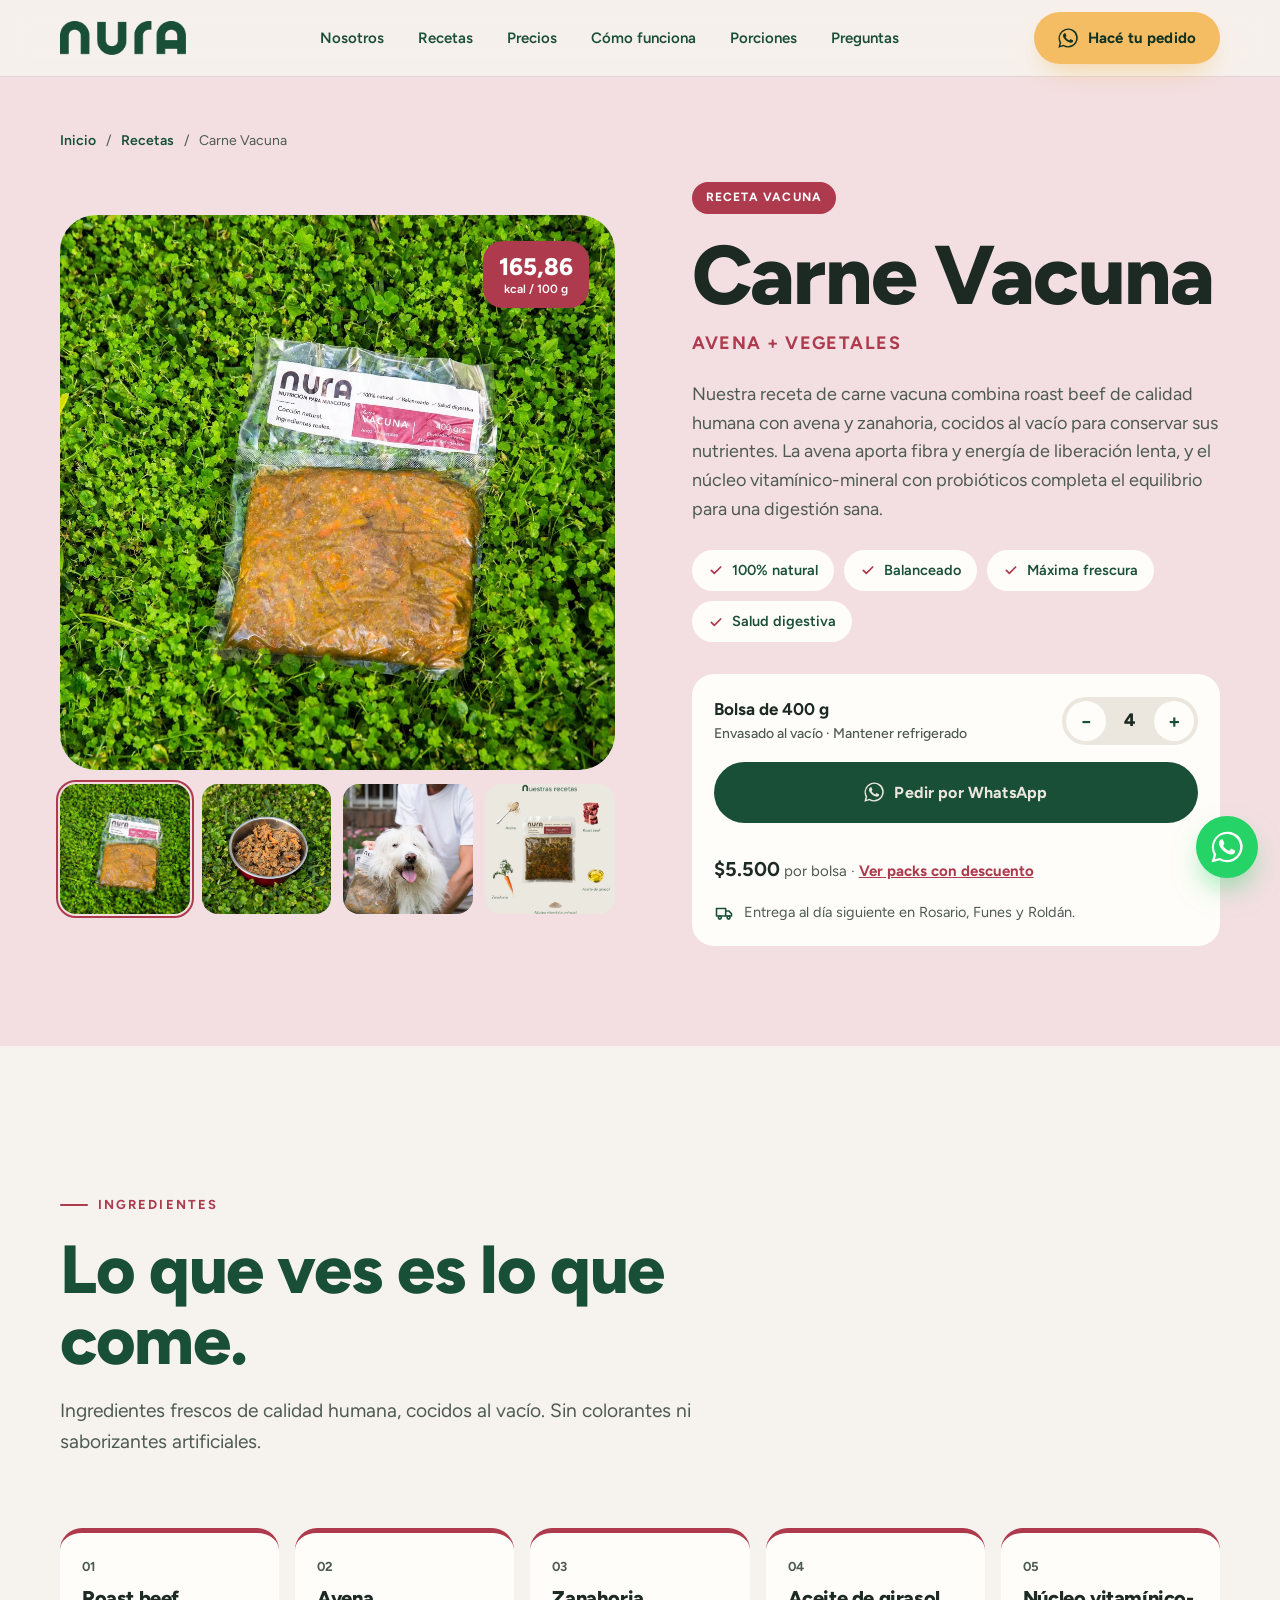
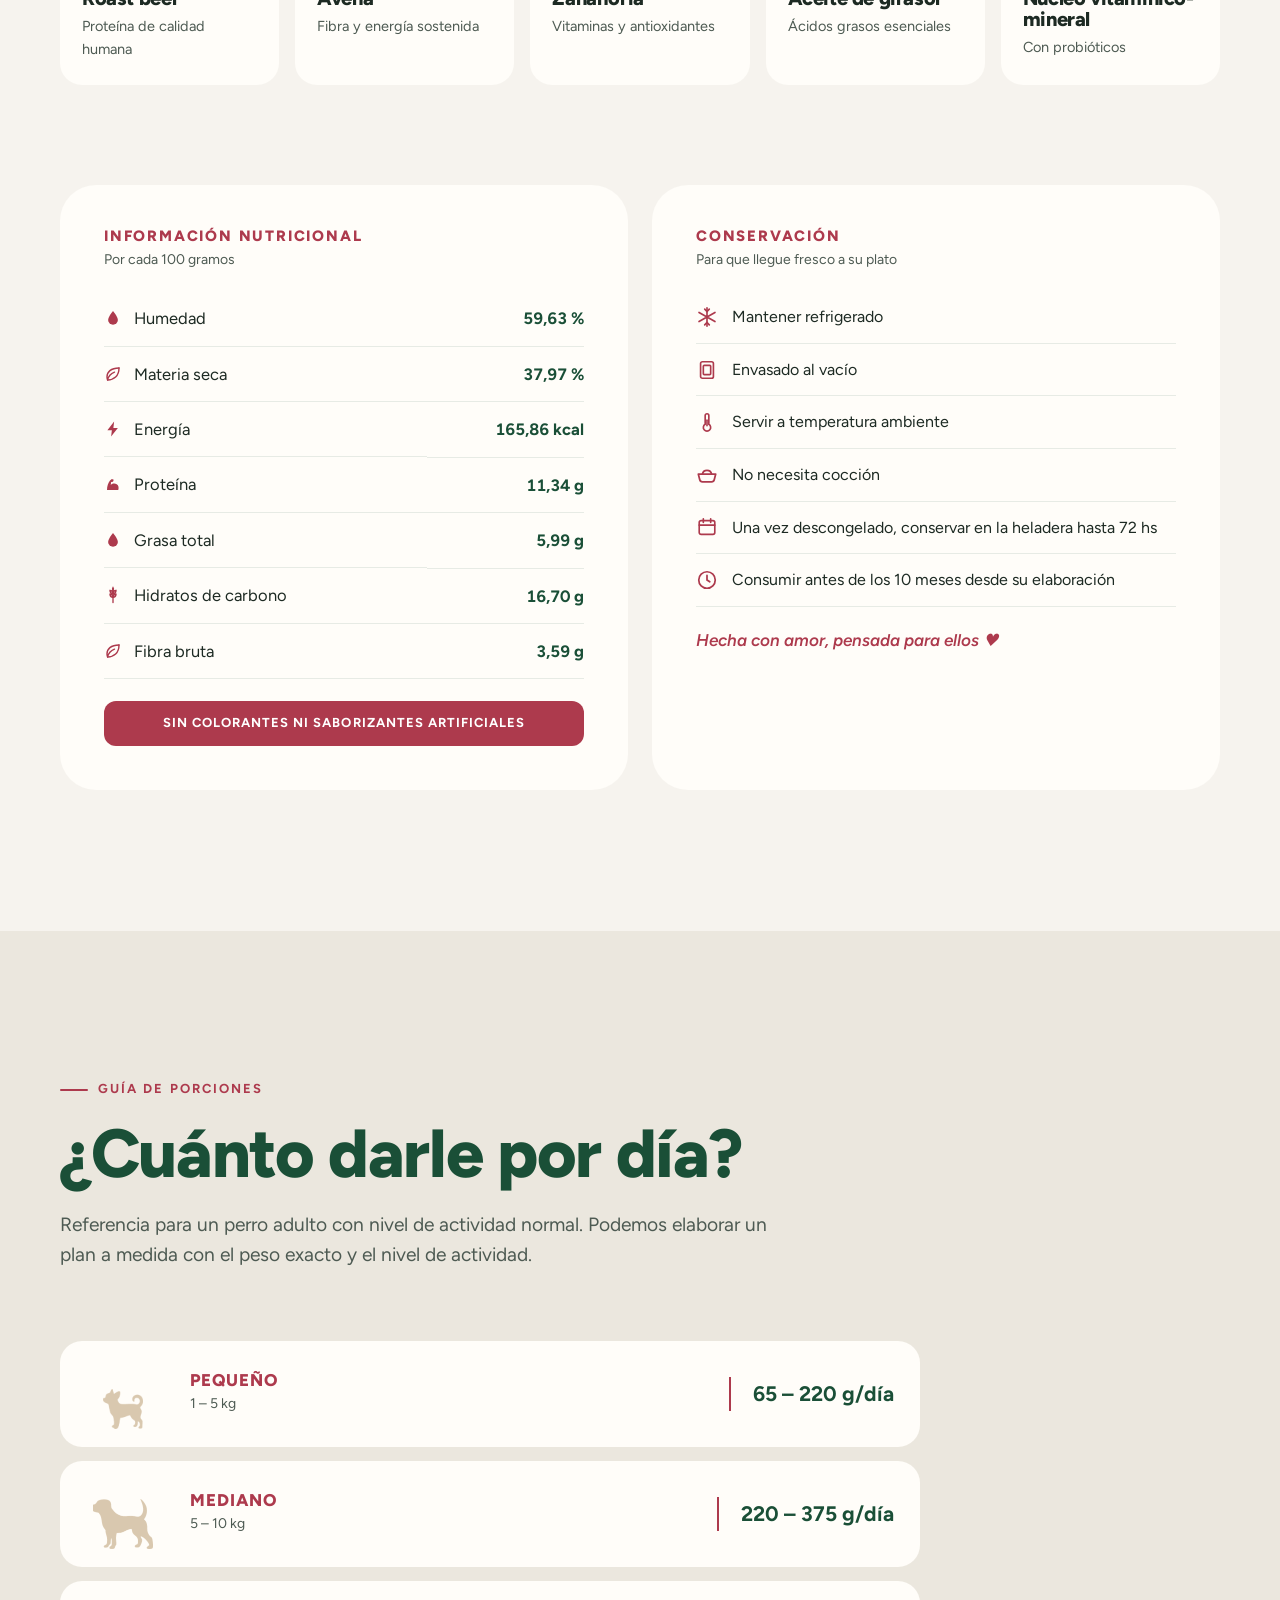
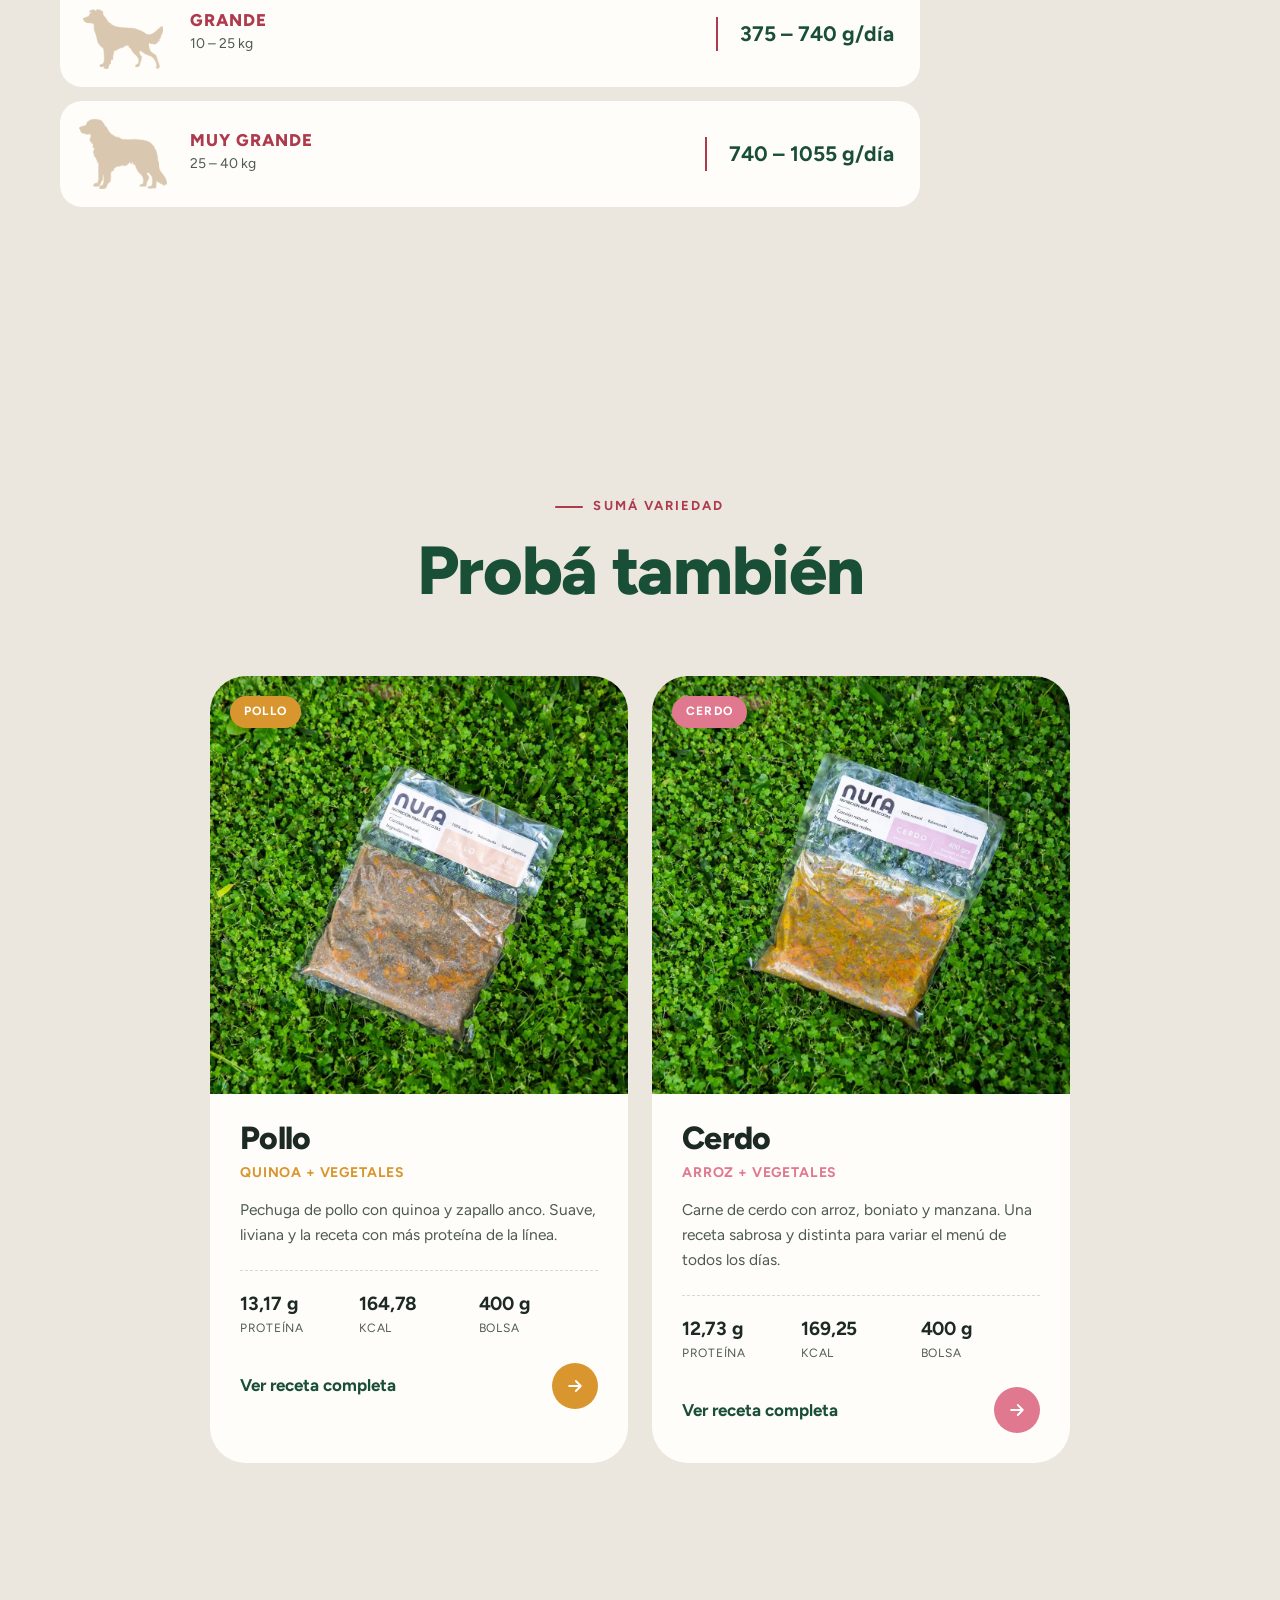
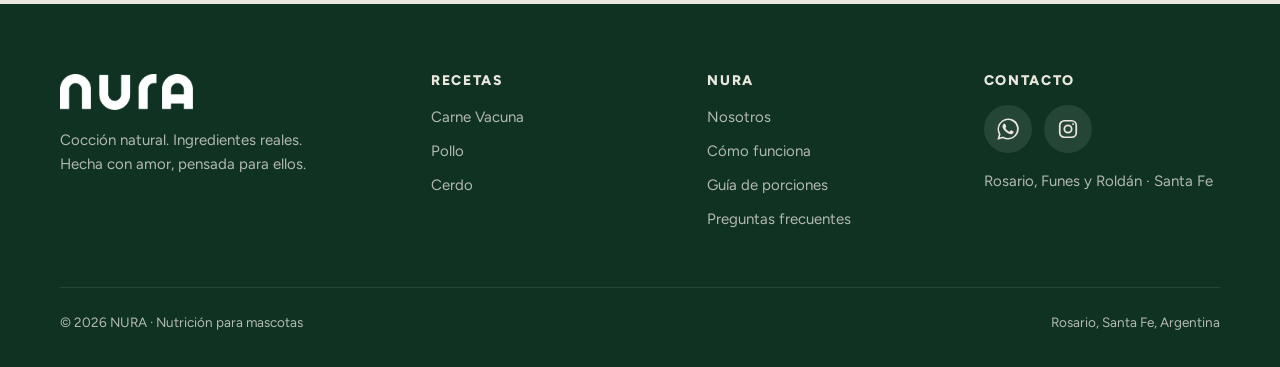
<file: producto.html>
<!DOCTYPE html>
<html lang="es-AR">
<head>
  <meta charset="UTF-8" />
  <meta name="viewport" content="width=device-width, initial-scale=1" />
  <title>Receta · NURA Nutrición para mascotas</title>
  <meta name="description" content="Ingredientes, información nutricional, conservación y guía de porciones de las recetas NURA. Entrega al día siguiente en Rosario, Funes y Roldán." />
  <meta name="theme-color" content="#1a4f37" />
  <link rel="icon" type="image/png" href="assets/img/favicon.png" />
  <link rel="preconnect" href="https://fonts.googleapis.com" />
  <link rel="preconnect" href="https://fonts.gstatic.com" crossorigin />
  <link href="https://fonts.googleapis.com/css2?family=Figtree:ital,wght@0,400;0,500;0,600;0,700;0,800;1,600;1,700&display=swap" rel="stylesheet" />
  <link rel="stylesheet" href="css/styles.css" />
</head>
<body>

  <header class="nav solid" id="nav">
    <div class="container">
      <a href="index.html" class="nav-logo" aria-label="NURA, inicio">
        <img class="logo-blanco" src="assets/img/logo-blanco.png" alt="NURA" width="126" height="34" />
        <img class="logo-verde" src="assets/img/logo-verde.png" alt="NURA" width="126" height="34" />
      </a>
      <ul class="nav-links" id="navLinks">
        <li><a href="index.html#nosotros">Nosotros</a></li>
        <li><a href="index.html#recetas">Recetas</a></li>
        <li><a href="index.html#precios">Precios</a></li>
        <li><a href="index.html#como-funciona">Cómo funciona</a></li>
        <li><a href="index.html#porciones">Porciones</a></li>
        <li><a href="index.html#faq">Preguntas</a></li>
      </ul>
      <a class="btn btn-primary nav-cta" data-wa="Hola NURA! Quiero hacer un pedido 🐶" href="#">
        <svg><use href="#i-whatsapp"/></svg> Hacé tu pedido
      </a>
      <button class="nav-toggle" id="navToggle" aria-label="Abrir menú" aria-expanded="false"><span></span></button>
    </div>
  </header>

  <main id="producto"><!-- generado por JS a partir de js/productos.js --></main>

  <footer class="footer">
    <div class="container">
      <div class="footer-grid">
        <div class="footer-logo">
          <img src="assets/img/logo-blanco.png" alt="NURA" width="133" height="36" />
          <p>Cocción natural. Ingredientes reales. Hecha con amor, pensada para ellos.</p>
        </div>
        <div>
          <h4>Recetas</h4>
          <ul id="footerRecetas"></ul>
        </div>
        <div>
          <h4>NURA</h4>
          <ul>
            <li><a href="index.html#nosotros">Nosotros</a></li>
            <li><a href="index.html#como-funciona">Cómo funciona</a></li>
            <li><a href="index.html#porciones">Guía de porciones</a></li>
            <li><a href="index.html#faq">Preguntas frecuentes</a></li>
          </ul>
        </div>
        <div>
          <h4>Contacto</h4>
          <div class="footer-redes">
            <a href="#" class="red red-wa" data-wa="Hola NURA!" aria-label="WhatsApp +54 9 341 643-2696" title="WhatsApp"><svg><use href="#i-whatsapp"/></svg></a>
            <a href="#" class="red red-ig ig-link" target="_blank" rel="noopener" aria-label="Instagram @nura.mascotas" title="Instagram"><svg><use href="#i-instagram"/></svg></a>
          </div>
          <p class="footer-zona">Rosario, Funes y Roldán · Santa Fe</p>
        </div>
      </div>
      <div class="footer-bottom">
        <span>© <span id="year"></span> NURA · Nutrición para mascotas</span>
        <span>Rosario, Santa Fe, Argentina</span>
      </div>
    </div>
  </footer>

  <a href="#" class="wa-float" data-wa="Hola NURA! Quiero hacer un pedido 🐶" aria-label="Escribinos por WhatsApp"><svg><use href="#i-whatsapp"/></svg></a>

  <script src="js/iconos.js"></script>
  <script src="js/productos.js"></script>
  <script src="js/main.js"></script>
</body>
</html>
</file>
<file: css/styles.css>
/* ==========================================================
   NURA — Nutrición para mascotas
   Paleta y tipografía según manual de marca (Chispa).
   Avenir LT Pro -> fallback web: Figtree (Google Fonts)
   ========================================================== */

:root {
  --verde: #1a4f37;
  --verde-900: #0f3223;
  --verde-700: #235f44;
  --crema: #ebe7de;
  --crema-50: #f6f3ee;
  --arena: #d9c8af;
  --bordo: #ad3a4d;
  --mostaza: #f4bd64;
  --rosa: #ffa6bb;
  --tinta: #1d2a23;
  --tinta-suave: #4d5a52;
  --blanco: #fffdf9;

  --font: "Avenir LT Pro", "Avenir Next", "Avenir", "Figtree", system-ui, -apple-system, "Segoe UI", sans-serif;

  --radio: 22px;
  --radio-lg: 36px;
  --sombra: 0 20px 50px -25px rgba(15, 50, 35, 0.35);
  --max: 1240px;
  --gutter: clamp(16px, 4vw, 40px);
  --ease: cubic-bezier(0.2, 0.7, 0.2, 1);
}

*,
*::before,
*::after { box-sizing: border-box; }

html { scroll-behavior: smooth; -webkit-text-size-adjust: 100%; }

body {
  margin: 0;
  font-family: var(--font);
  font-size: 17px;
  line-height: 1.6;
  color: var(--tinta);
  background: var(--crema-50);
  -webkit-font-smoothing: antialiased;
  overflow-x: hidden;
}

img, video { max-width: 100%; display: block; }
a { color: inherit; text-decoration: none; }
button { font: inherit; cursor: pointer; }

h1, h2, h3, h4 {
  margin: 0;
  font-weight: 800;
  line-height: 1.05;
  letter-spacing: -0.02em;
  color: var(--verde);
}

p { margin: 0; }

.container {
  width: 100%;
  max-width: var(--max);
  margin: 0 auto;
  padding: 0 var(--gutter);
}

.eyebrow {
  display: inline-flex;
  align-items: center;
  gap: 10px;
  font-size: 13px;
  font-weight: 700;
  letter-spacing: 0.16em;
  text-transform: uppercase;
  color: var(--bordo);
}
.eyebrow::before {
  content: "";
  width: 28px;
  height: 2px;
  background: currentColor;
  border-radius: 2px;
}

.section { padding: clamp(80px, 11vw, 150px) 0; position: relative; }
.section-head { max-width: 720px; margin-bottom: clamp(40px, 6vw, 70px); }
.section-head h2 { font-size: clamp(36px, 5.4vw, 68px); margin-top: 18px; }
.section-head p { margin-top: 20px; font-size: clamp(17px, 1.5vw, 20px); color: var(--tinta-suave); }
.section-head.center { margin-left: auto; margin-right: auto; text-align: center; }
.section-head.center .eyebrow { justify-content: center; }

.accent { color: var(--bordo); font-style: italic; font-weight: 700; }

/* ---------- Botones ---------- */
.btn {
  display: inline-flex;
  align-items: center;
  justify-content: center;
  gap: 10px;
  padding: 16px 28px;
  border-radius: 999px;
  border: 2px solid transparent;
  font-weight: 700;
  font-size: 16px;
  letter-spacing: 0.01em;
  transition: transform 0.35s var(--ease), background 0.3s, color 0.3s, border-color 0.3s, box-shadow 0.3s;
  white-space: nowrap;
}
.btn:hover { transform: translateY(-2px); }
.btn svg { width: 20px; height: 20px; flex-shrink: 0; }
.btn-primary { background: var(--mostaza); color: var(--verde-900); box-shadow: 0 12px 30px -12px rgba(244, 189, 100, 0.8); }
.btn-primary:hover { background: #f7ca80; }
.btn-verde { background: var(--verde); color: var(--crema); }
.btn-verde:hover { background: var(--verde-700); }
.btn-ghost { border-color: rgba(255, 255, 255, 0.6); color: #fff; backdrop-filter: blur(6px); background: rgba(255, 255, 255, 0.08); }
.btn-ghost:hover { background: rgba(255, 255, 255, 0.18); border-color: #fff; }
.btn-outline { border-color: var(--verde); color: var(--verde); }
.btn-outline:hover { background: var(--verde); color: var(--crema); }

/* ---------- Navbar ---------- */
.nav {
  position: fixed;
  inset: 0 0 auto 0;
  z-index: 50;
  padding: 18px 0;
  transition: background 0.4s, padding 0.4s, box-shadow 0.4s;
}
.nav .container { display: flex; align-items: center; justify-content: space-between; gap: 24px; }
.nav-logo img { height: 34px; width: auto; transition: opacity 0.3s; }
.nav-logo .logo-verde { display: none; }
.nav-links { display: flex; align-items: center; gap: 34px; list-style: none; margin: 0; padding: 0; }
.nav-links a { color: #fff; font-weight: 600; font-size: 15px; position: relative; transition: color 0.3s; }
.nav-links a::after {
  content: ""; position: absolute; left: 0; bottom: -6px; height: 2px; width: 100%;
  background: currentColor; transform: scaleX(0); transform-origin: left; transition: transform 0.35s var(--ease);
}
.nav-links a:hover::after { transform: scaleX(1); }
.nav .btn { padding: 12px 22px; font-size: 15px; }

.nav.scrolled,
.nav.solid {
  background: rgba(246, 243, 238, 0.88);
  backdrop-filter: blur(14px);
  -webkit-backdrop-filter: blur(14px);
  padding: 12px 0;
  box-shadow: 0 1px 0 rgba(26, 79, 55, 0.08);
}
.nav.scrolled .logo-blanco,
.nav.solid .logo-blanco { display: none; }
.nav.scrolled .logo-verde,
.nav.solid .logo-verde { display: block; }
.nav.scrolled .nav-links a,
.nav.solid .nav-links a { color: var(--verde); }

.nav-toggle {
  display: none;
  width: 46px; height: 46px;
  border-radius: 50%;
  border: 0;
  background: rgba(255, 255, 255, 0.14);
  color: #fff;
  align-items: center; justify-content: center;
}
.nav.scrolled .nav-toggle, .nav.solid .nav-toggle { background: var(--verde); color: var(--crema); }
.nav-toggle span, .nav-toggle span::before, .nav-toggle span::after {
  display: block; width: 20px; height: 2px; background: currentColor; border-radius: 2px; position: relative; transition: transform 0.3s, background 0.3s;
}
.nav-toggle span::before, .nav-toggle span::after { content: ""; position: absolute; left: 0; }
.nav-toggle span::before { top: -6px; }
.nav-toggle span::after { top: 6px; }
.nav.open .nav-toggle span { background: transparent; }
.nav.open .nav-toggle span::before { transform: translateY(6px) rotate(45deg); }
.nav.open .nav-toggle span::after { transform: translateY(-6px) rotate(-45deg); }

/* ---------- Hero ---------- */
.hero {
  position: relative;
  min-height: 100svh;
  display: flex;
  align-items: flex-end;
  color: #fff;
  overflow: hidden;
  background: var(--verde-900);
}
.hero-video {
  position: absolute; inset: 0;
  width: 100%; height: 100%;
  object-fit: cover;
  transform: scale(1.04);
}
.hero::before {
  content: "";
  position: absolute; inset: 0; z-index: 1;
  background:
    linear-gradient(180deg, rgba(15, 50, 35, 0.55) 0%, rgba(15, 50, 35, 0.15) 35%, rgba(15, 50, 35, 0.35) 60%, rgba(15, 50, 35, 0.92) 100%),
    linear-gradient(90deg, rgba(15, 50, 35, 0.55) 0%, rgba(15, 50, 35, 0) 65%);
}
.hero-content {
  position: relative; z-index: 2;
  width: 100%;
  padding-top: 140px;
  padding-bottom: clamp(56px, 9vh, 110px);
}
.hero-badge {
  display: inline-flex; align-items: center; gap: 10px;
  padding: 8px 16px 8px 10px;
  border-radius: 999px;
  background: rgba(255, 255, 255, 0.12);
  border: 1px solid rgba(255, 255, 255, 0.25);
  backdrop-filter: blur(8px);
  font-size: 14px; font-weight: 600;
}
.hero-badge .dot {
  width: 22px; height: 22px; border-radius: 50%;
  background: var(--mostaza);
  display: grid; place-items: center;
  color: var(--verde-900);
}
.hero-badge .dot svg { width: 13px; height: 13px; }
.hero h1 {
  color: #fff;
  font-size: clamp(44px, 6.6vw, 96px);
  line-height: 0.98;
  letter-spacing: -0.035em;
  margin-top: 24px;
  max-width: 15ch;
}
.hero h1 em { font-style: italic; font-weight: 700; color: var(--mostaza); }
.hero-sub {
  margin-top: 26px;
  max-width: 540px;
  font-size: clamp(17px, 1.6vw, 21px);
  color: rgba(255, 255, 255, 0.88);
}
.hero-ctas { display: flex; flex-wrap: wrap; gap: 14px; margin-top: 36px; }
.hero-meta {
  display: flex; flex-wrap: wrap; gap: 12px 36px;
  margin-top: clamp(40px, 7vh, 70px);
  padding-top: 26px;
  border-top: 1px solid rgba(255, 255, 255, 0.2);
  font-size: 15px; color: rgba(255, 255, 255, 0.85);
}
.hero-meta div { display: flex; align-items: center; gap: 10px; }
.hero-meta svg { width: 20px; height: 20px; color: var(--mostaza); flex-shrink: 0; }
.hero-scroll {
  position: absolute; z-index: 2; right: var(--gutter); top: 50%; transform: translateY(-50%);
  writing-mode: vertical-rl;
  font-size: 12px; letter-spacing: 0.25em; text-transform: uppercase; color: rgba(255, 255, 255, 0.7);
  display: flex; align-items: center; gap: 14px;
}
.hero-scroll::after {
  content: ""; width: 1px; height: 60px; background: rgba(255, 255, 255, 0.5);
  animation: scrollLine 2.2s var(--ease) infinite;
  transform-origin: top;
}
@keyframes scrollLine { 0% { transform: scaleY(0); } 50% { transform: scaleY(1); transform-origin: top; } 51% { transform-origin: bottom; } 100% { transform: scaleY(0); transform-origin: bottom; } }

/* ---------- Marquee ---------- */
.marquee {
  background: var(--verde);
  color: var(--crema);
  overflow: hidden;
  padding: 22px 0;
  border-top: 1px solid rgba(255, 255, 255, 0.06);
}
.marquee-track {
  display: flex; gap: 0; width: max-content;
  animation: marquee 38s linear infinite;
}
.marquee-track span {
  display: inline-flex; align-items: center; gap: 28px;
  padding-right: 28px;
  font-size: clamp(18px, 2vw, 24px); font-weight: 700; white-space: nowrap;
}
.marquee-track span::after {
  content: ""; width: 10px; height: 10px; border-radius: 50%; background: var(--mostaza);
}
.marquee-track span:nth-child(3n+2)::after { background: var(--rosa); }
.marquee-track span:nth-child(3n)::after { background: var(--arena); }
@keyframes marquee { to { transform: translateX(-50%); } }

/* ---------- Manifiesto ---------- */
.manifiesto { background: var(--crema-50); }
.manifiesto-grid {
  display: grid;
  grid-template-columns: 1.05fr 1fr;
  gap: clamp(40px, 7vw, 110px);
  align-items: center;
}
.manifiesto-texto h2 { font-size: clamp(36px, 5vw, 64px); margin-top: 18px; }
.manifiesto-texto .lead { margin-top: 28px; font-size: clamp(18px, 1.7vw, 22px); color: var(--tinta); line-height: 1.55; }
.manifiesto-texto .lead strong { color: var(--verde); }
.manifiesto-texto p + p { margin-top: 18px; color: var(--tinta-suave); }
.firma {
  margin-top: 34px; display: flex; align-items: center; gap: 14px;
  font-style: italic; color: var(--bordo); font-weight: 600;
}
.firma img { width: 38px; height: auto; }
.manifiesto-fotos { position: relative; aspect-ratio: 4 / 5; }
.manifiesto-fotos .f1 {
  position: absolute; inset: 0 18% 12% 0;
  border-radius: var(--radio-lg); overflow: hidden; box-shadow: var(--sombra);
}
.manifiesto-fotos .f2 {
  position: absolute; right: 0; bottom: 0; width: 46%; aspect-ratio: 3 / 4;
  border-radius: var(--radio); overflow: hidden; box-shadow: var(--sombra);
  border: 8px solid var(--crema-50);
}
.manifiesto-fotos img { width: 100%; height: 100%; object-fit: cover; }
.sello {
  position: absolute; left: -26px; top: 36px; z-index: 2;
  width: 118px; height: 118px; border-radius: 50%;
  background: var(--mostaza); color: var(--verde-900);
  display: grid; place-items: center; text-align: center;
  font-weight: 800; font-size: 13px; line-height: 1.15; letter-spacing: 0.04em; text-transform: uppercase;
  box-shadow: var(--sombra);
  animation: flotar 5s ease-in-out infinite;
}
.sello b { display: block; font-size: 30px; letter-spacing: -0.02em; }
@keyframes flotar { 50% { transform: translateY(-10px) rotate(-4deg); } }

/* ---------- Pilares ---------- */
.pilares { background: var(--crema); border-radius: var(--radio-lg) var(--radio-lg) 0 0; }
.pilares-grid {
  display: grid; grid-template-columns: repeat(4, 1fr); gap: 20px;
}
.pilar {
  background: var(--blanco);
  border-radius: var(--radio);
  padding: 34px 28px 30px;
  position: relative;
  transition: transform 0.45s var(--ease), box-shadow 0.45s;
}
.pilar:hover { transform: translateY(-6px); box-shadow: var(--sombra); }
.pilar-num { font-size: 13px; font-weight: 700; color: var(--tinta-suave); letter-spacing: 0.1em; }
.pilar-icono {
  width: 62px; height: 62px; border-radius: 18px;
  display: grid; place-items: center;
  margin: 22px 0 24px;
  background: var(--verde); color: var(--crema);
}
.pilar:nth-child(2) .pilar-icono { background: var(--bordo); }
.pilar:nth-child(3) .pilar-icono { background: var(--mostaza); color: var(--verde-900); }
.pilar:nth-child(4) .pilar-icono { background: var(--rosa); color: var(--verde-900); }
.pilar-icono svg { width: 30px; height: 30px; }
.pilar h3 { font-size: 22px; line-height: 1.15; }
.pilar p { margin-top: 12px; font-size: 15.5px; color: var(--tinta-suave); }

.sin-artificiales {
  margin-top: 26px;
  display: flex; flex-wrap: wrap; align-items: center; justify-content: space-between; gap: 18px;
  background: var(--verde); color: var(--crema);
  border-radius: var(--radio);
  padding: 26px 34px;
}
.sin-artificiales p { font-size: clamp(18px, 2vw, 24px); font-weight: 700; }
.sin-artificiales p span { color: var(--mostaza); }
.chips { display: flex; flex-wrap: wrap; gap: 10px; }
.chip {
  display: inline-flex; align-items: center; gap: 8px;
  padding: 8px 14px; border-radius: 999px;
  background: rgba(255, 255, 255, 0.1); font-size: 14px; font-weight: 600;
}
.chip svg { width: 16px; height: 16px; color: var(--mostaza); }

/* ---------- Recetas ---------- */
.recetas { background: var(--crema); padding-top: 0; }
.recetas-head { display: flex; justify-content: space-between; align-items: flex-end; gap: 30px; flex-wrap: wrap; }
.recetas-grid { display: grid; grid-template-columns: repeat(3, 1fr); gap: 24px; }
.receta {
  --c: var(--verde);
  --cs: var(--crema);
  position: relative;
  display: flex; flex-direction: column;
  background: var(--blanco);
  border-radius: var(--radio-lg);
  overflow: hidden;
  transition: transform 0.5s var(--ease), box-shadow 0.5s;
}
.receta:hover { transform: translateY(-8px); box-shadow: 0 40px 70px -35px rgba(15, 50, 35, 0.45); }
.receta-img {
  position: relative;
  background: var(--cs);
  aspect-ratio: 1 / 1;
  display: grid; place-items: center;
  overflow: hidden;
}
.receta-img img {
  position: absolute; inset: 0; width: 100%; height: 100%; object-fit: cover;
  transition: transform 0.7s var(--ease);
}
.receta:hover .receta-img img { transform: scale(1.05); }
.receta-tag {
  position: absolute; top: 20px; left: 20px; z-index: 2;
  padding: 6px 14px; border-radius: 999px;
  background: var(--c); color: #fff;
  font-size: 12px; font-weight: 700; letter-spacing: 0.1em; text-transform: uppercase;
}
.receta-body { padding: 28px 30px 30px; display: flex; flex-direction: column; flex: 1; }
.receta-body h3 { font-size: 32px; color: var(--tinta); }
.receta-base { font-size: 14px; font-weight: 700; color: var(--c); letter-spacing: 0.06em; text-transform: uppercase; margin-top: 6px; }
.receta-body p { margin-top: 14px; font-size: 15.5px; color: var(--tinta-suave); }
.receta-stats {
  display: grid; grid-template-columns: repeat(3, 1fr);
  margin-top: 22px; padding-top: 18px;
  border-top: 1px dashed rgba(26, 79, 55, 0.2);
}
.receta-stats div { font-size: 12px; color: var(--tinta-suave); text-transform: uppercase; letter-spacing: 0.06em; }
.receta-stats b { display: block; font-size: 19px; color: var(--tinta); letter-spacing: -0.01em; text-transform: none; }
.receta-link {
  margin-top: 24px;
  display: flex; align-items: center; justify-content: space-between;
  font-weight: 700; color: var(--verde);
}
.receta-link .arrow {
  width: 46px; height: 46px; border-radius: 50%;
  display: grid; place-items: center;
  background: var(--c); color: #fff;
  transition: transform 0.4s var(--ease);
}
.receta:hover .receta-link .arrow { transform: translateX(4px) rotate(-45deg); }
.receta-link svg { width: 20px; height: 20px; }
.receta > a.cover { position: absolute; inset: 0; z-index: 1; }

/* ---------- Proceso (galería de cocina) ---------- */
.proceso { background: var(--verde-900); color: var(--crema); overflow: hidden; }
.proceso .section-head h2 { color: var(--crema); }
.proceso .section-head p { color: rgba(235, 231, 222, 0.75); }
.proceso .eyebrow { color: var(--mostaza); }
.proceso-grid {
  display: grid;
  grid-template-columns: repeat(12, 1fr);
  grid-auto-rows: 90px;
  gap: 16px;
}
.proceso-item {
  position: relative; margin: 0; border-radius: var(--radio); overflow: hidden;
  background: var(--verde);
}
.proceso-item img { width: 100%; height: 100%; object-fit: cover; transition: transform 1s var(--ease); }
.proceso-item:hover img { transform: scale(1.06); }
.proceso-item figcaption {
  position: absolute; left: 16px; bottom: 16px; right: 16px;
  display: flex; align-items: center; gap: 10px;
  font-weight: 700; font-size: 15px; color: #fff;
  text-shadow: 0 2px 12px rgba(0, 0, 0, 0.4);
}
.proceso-item figcaption span {
  width: 30px; height: 30px; border-radius: 50%; flex-shrink: 0;
  display: grid; place-items: center;
  background: var(--mostaza); color: var(--verde-900); font-size: 13px; text-shadow: none;
}
.proceso-item::after {
  content: ""; position: absolute; inset: 50% 0 0 0;
  background: linear-gradient(180deg, transparent, rgba(0, 0, 0, 0.45));
  pointer-events: none;
}
.proceso-item figcaption { z-index: 1; }
.p1 { grid-column: 1 / 5; grid-row: span 5; }
.p2 { grid-column: 5 / 9; grid-row: span 3; }
.p3 { grid-column: 9 / 13; grid-row: span 4; }
.p4 { grid-column: 5 / 9; grid-row: span 4; }
.p5 { grid-column: 1 / 5; grid-row: span 3; }
.p6 { grid-column: 9 / 13; grid-row: span 4; }
.proceso-item.texto {
  background: var(--mostaza); color: var(--verde-900);
  padding: 28px; display: flex; flex-direction: column; justify-content: space-between;
}
.proceso-item.texto::after { display: none; }
.proceso-item.texto p { font-size: clamp(20px, 2vw, 26px); font-weight: 800; line-height: 1.15; letter-spacing: -0.01em; }
.proceso-item.texto small { font-size: 14px; font-weight: 600; opacity: 0.8; }

/* ---------- Cómo funciona ---------- */
.pasos { background: var(--crema-50); }
.pasos-grid { display: grid; grid-template-columns: repeat(4, 1fr); gap: 20px; counter-reset: paso; }
.paso {
  position: relative;
  padding: 30px 26px 30px;
  border-radius: var(--radio);
  background: var(--blanco);
  border: 1px solid rgba(26, 79, 55, 0.08);
}
.paso-num {
  font-size: 64px; font-weight: 800; line-height: 1; letter-spacing: -0.04em;
  color: transparent; -webkit-text-stroke: 1.5px var(--verde);
}
.paso h3 { font-size: 22px; margin-top: 22px; }
.paso p { margin-top: 10px; font-size: 15.5px; color: var(--tinta-suave); }
.paso.destacado { background: var(--verde); border-color: var(--verde); }
.paso.destacado h3, .paso.destacado p { color: var(--crema); }
.paso.destacado p { opacity: 0.85; }
.paso.destacado .paso-num { -webkit-text-stroke-color: var(--mostaza); }

/* ---------- Calculadora de porciones ---------- */
.porciones { background: var(--crema); }
.porciones-grid { display: grid; grid-template-columns: 1fr 1.1fr; gap: clamp(30px, 5vw, 70px); align-items: start; }
.calc {
  background: var(--verde); color: var(--crema);
  border-radius: var(--radio-lg);
  padding: clamp(28px, 4vw, 48px);
  position: sticky; top: 100px;
}
.calc h3 { color: var(--crema); font-size: 26px; }
.calc label { display: block; margin-top: 28px; font-size: 14px; font-weight: 600; opacity: 0.8; }
.calc-peso { display: flex; align-items: baseline; gap: 8px; margin-top: 8px; }
.calc-peso output { font-size: clamp(56px, 7vw, 84px); font-weight: 800; letter-spacing: -0.04em; line-height: 1; color: var(--mostaza); }
.calc-peso span { font-size: 22px; font-weight: 700; }
input[type="range"] {
  -webkit-appearance: none; appearance: none;
  width: 100%; height: 8px; margin: 22px 0 6px;
  border-radius: 8px; outline: none;
  background: linear-gradient(90deg, var(--mostaza) var(--p, 20%), rgba(255, 255, 255, 0.18) var(--p, 20%));
}
input[type="range"]::-webkit-slider-thumb {
  -webkit-appearance: none; width: 30px; height: 30px; border-radius: 50%;
  background: var(--crema); border: 6px solid var(--mostaza); cursor: grab;
  box-shadow: 0 4px 14px rgba(0, 0, 0, 0.3);
}
input[type="range"]::-moz-range-thumb {
  width: 20px; height: 20px; border-radius: 50%;
  background: var(--crema); border: 6px solid var(--mostaza); cursor: grab;
}
.calc-escala { display: flex; justify-content: space-between; font-size: 12px; opacity: 0.6; }
.calc-resultado {
  display: grid; grid-template-columns: 1fr 1fr; gap: 14px;
  margin-top: 30px;
}
.calc-resultado div {
  background: rgba(255, 255, 255, 0.08); border-radius: 18px; padding: 18px 20px;
}
.calc-resultado small { display: block; font-size: 13px; opacity: 0.75; }
.calc-resultado b { display: block; font-size: 28px; font-weight: 800; letter-spacing: -0.02em; margin-top: 4px; }
.calc-nota { margin-top: 22px; font-size: 13.5px; opacity: 0.72; }
.calc .btn { margin-top: 24px; width: 100%; }

.tabla-porciones { display: grid; gap: 14px; }
.fila-porcion {
  display: grid; grid-template-columns: 90px 1fr auto; align-items: center; gap: 22px;
  background: var(--blanco);
  border-radius: var(--radio);
  padding: 18px 26px 18px 18px;
  transition: transform 0.4s var(--ease), box-shadow 0.4s, background 0.3s;
}
.fila-porcion.activa { transform: translateX(8px); box-shadow: var(--sombra); background: #fff; outline: 2px solid var(--mostaza); }
.fila-porcion .perro { width: 90px; height: 70px; display: grid; place-items: end center; color: var(--arena); }
.fila-porcion .perro svg { height: 100%; width: auto; }
.fila-porcion h4 { color: var(--bordo); font-size: 17px; text-transform: uppercase; letter-spacing: 0.06em; }
.fila-porcion small { color: var(--tinta-suave); font-size: 14px; }
.fila-porcion .gr { font-size: clamp(17px, 1.7vw, 21px); font-weight: 700; color: var(--verde); text-align: right; border-left: 2px solid var(--bordo); padding-left: 22px; }
.porciones-extra { margin-top: 20px; font-size: 15px; color: var(--tinta-suave); }
.porciones-extra a { color: var(--verde); font-weight: 700; border-bottom: 2px solid var(--mostaza); }

/* ---------- Entrega ---------- */
.entrega { background: var(--crema-50); }
.entrega-card {
  position: relative;
  display: grid; grid-template-columns: 1.1fr 1fr;
  background: var(--bordo);
  color: #fff;
  border-radius: var(--radio-lg);
  overflow: hidden;
}
.entrega-texto { padding: clamp(36px, 6vw, 80px); position: relative; z-index: 1; }
.entrega-texto .eyebrow { color: var(--mostaza); }
.entrega-texto h2 { color: #fff; font-size: clamp(38px, 5vw, 66px); margin-top: 18px; }
.entrega-texto h2 em { color: var(--mostaza); }
.entrega-texto > p { margin-top: 20px; font-size: 18px; color: rgba(255, 255, 255, 0.88); max-width: 460px; }
.entrega-datos { display: grid; gap: 14px; margin-top: 34px; }
.entrega-dato {
  display: flex; gap: 16px; align-items: center;
  background: rgba(255, 255, 255, 0.1); border-radius: 18px; padding: 16px 20px;
}
.entrega-dato .ic {
  width: 46px; height: 46px; border-radius: 14px; flex-shrink: 0;
  background: var(--mostaza); color: var(--verde-900); display: grid; place-items: center;
}
.entrega-dato .ic svg { width: 24px; height: 24px; }
.entrega-dato b { display: block; font-size: 17px; }
.entrega-dato span { font-size: 14.5px; opacity: 0.82; }
.entrega-texto .btn { margin-top: 32px; }
.entrega-img { position: relative; min-height: 420px; }
.entrega-img img { position: absolute; inset: 0; width: 100%; height: 100%; object-fit: cover; }
.entrega-mapa {
  position: absolute; right: 24px; bottom: 24px; left: 24px;
  background: rgba(246, 243, 238, 0.94); color: var(--verde);
  border-radius: 20px; padding: 18px 20px;
  display: flex; align-items: center; gap: 14px;
  backdrop-filter: blur(8px);
}
.entrega-mapa .pin {
  width: 44px; height: 44px; border-radius: 50%; background: var(--verde); color: var(--crema);
  display: grid; place-items: center; flex-shrink: 0; position: relative;
}
.entrega-mapa .pin::after {
  content: ""; position: absolute; inset: -6px; border-radius: 50%; border: 2px solid var(--verde);
  animation: ping 2s ease-out infinite;
}
@keyframes ping { from { transform: scale(0.8); opacity: 1; } to { transform: scale(1.5); opacity: 0; } }
.entrega-mapa .pin svg { width: 22px; height: 22px; }
.entrega-mapa b { display: block; font-size: 17px; }
.entrega-mapa span { font-size: 14px; color: var(--tinta-suave); }

/* ---------- Instagram (carrusel) ---------- */
.instagram { background: var(--crema-50); overflow: hidden; }
.ig-head { display: flex; justify-content: space-between; align-items: flex-end; gap: 30px; flex-wrap: wrap; margin-bottom: clamp(36px, 5vw, 56px); }
.ig-head h2 { font-size: clamp(36px, 5.4vw, 68px); margin-top: 18px; max-width: 12ch; }
.ig-perfil { display: flex; align-items: center; gap: 18px; flex-wrap: wrap; }
.ig-cuenta { display: flex; align-items: center; gap: 14px; }
.ig-avatar {
  width: 58px; height: 58px; border-radius: 50%; flex-shrink: 0;
  display: grid; place-items: center;
  background: var(--verde);
  box-shadow: 0 0 0 3px var(--crema-50), 0 0 0 5px var(--mostaza);
}
.ig-avatar img { width: 22px; height: auto; }
.ig-cuenta b { display: block; font-size: 17px; color: var(--tinta); }
.ig-cuenta small { font-size: 13.5px; color: var(--tinta-suave); }

.ig-carrusel { position: relative; }
.ig-track {
  display: flex; gap: 16px;
  overflow-x: auto; overscroll-behavior-x: contain;
  scroll-snap-type: x mandatory;
  scroll-padding-inline: max(var(--gutter), calc((100vw - var(--max)) / 2 + var(--gutter)));
  padding: 6px max(var(--gutter), calc((100vw - var(--max)) / 2 + var(--gutter)));
  scrollbar-width: none;
  cursor: grab;
}
.ig-track::-webkit-scrollbar { display: none; }
.ig-track.arrastrando { cursor: grabbing; scroll-snap-type: none; }
.ig-track.arrastrando a { pointer-events: none; }
.ig-post {
  position: relative; flex: 0 0 clamp(230px, 24vw, 310px);
  aspect-ratio: 4 / 5; border-radius: var(--radio); overflow: hidden;
  scroll-snap-align: start; background: var(--crema);
  user-select: none; -webkit-user-drag: none;
}
.ig-post img { width: 100%; height: 100%; object-fit: cover; transition: transform 0.9s var(--ease); pointer-events: none; }
.ig-post::after {
  content: ""; position: absolute; inset: 0;
  background: rgba(15, 50, 35, 0.55);
  opacity: 0; transition: opacity 0.4s;
}
.ig-post .ig-icono {
  position: absolute; z-index: 1; left: 50%; top: 50%;
  width: 54px; height: 54px; border-radius: 50%;
  display: grid; place-items: center;
  background: var(--crema-50); color: var(--verde);
  transform: translate(-50%, -50%) scale(0.6); opacity: 0;
  transition: transform 0.45s var(--ease), opacity 0.35s;
}
.ig-post .ig-icono svg { width: 26px; height: 26px; }
.ig-post:hover img { transform: scale(1.06); }
.ig-post:hover::after { opacity: 1; }
.ig-post:hover .ig-icono { opacity: 1; transform: translate(-50%, -50%) scale(1); }

.ig-controles { display: flex; align-items: center; gap: 30px; margin-top: 30px; }
.ig-progreso { flex: 1; height: 3px; border-radius: 3px; background: rgba(26, 79, 55, 0.12); overflow: hidden; }
.ig-progreso span { display: block; height: 100%; width: 20%; border-radius: 3px; background: var(--verde); transition: transform 0.3s var(--ease); transform-origin: left; }
.ig-flechas { display: flex; gap: 10px; }
.ig-flechas button {
  width: 52px; height: 52px; border-radius: 50%;
  border: 2px solid var(--verde); background: transparent; color: var(--verde);
  display: grid; place-items: center;
  transition: background 0.3s, color 0.3s;
}
.ig-flechas button:hover { background: var(--verde); color: var(--crema); }
.ig-flechas button svg { width: 20px; height: 20px; }
#igPrev svg { transform: rotate(180deg); }

/* ---------- FAQ ---------- */
.faq { background: var(--crema); }
.faq-grid { display: grid; grid-template-columns: 1fr 1.5fr; gap: clamp(30px, 6vw, 90px); }
.faq-list { display: grid; gap: 12px; }
.faq-item { background: var(--blanco); border-radius: 20px; overflow: hidden; }
.faq-item summary {
  list-style: none; cursor: pointer;
  display: flex; justify-content: space-between; align-items: center; gap: 20px;
  padding: 22px 26px;
  font-weight: 700; font-size: 17.5px; color: var(--verde);
}
.faq-item summary::-webkit-details-marker { display: none; }
.faq-item summary .mas {
  width: 34px; height: 34px; border-radius: 50%; flex-shrink: 0;
  background: var(--crema); position: relative; transition: background 0.3s, transform 0.4s var(--ease);
}
.faq-item summary .mas::before, .faq-item summary .mas::after {
  content: ""; position: absolute; left: 50%; top: 50%; width: 12px; height: 2px; background: var(--verde);
  transform: translate(-50%, -50%);
}
.faq-item summary .mas::after { transform: translate(-50%, -50%) rotate(90deg); transition: transform 0.4s var(--ease); }
.faq-item[open] summary .mas { background: var(--mostaza); transform: rotate(180deg); }
.faq-item[open] summary .mas::after { transform: translate(-50%, -50%) rotate(0); }
.faq-item .resp { padding: 0 26px 24px; color: var(--tinta-suave); font-size: 16px; }

/* ---------- CTA final ---------- */
.cta-final {
  position: relative; overflow: hidden;
  background: var(--verde);
  color: var(--crema);
  text-align: center;
}
.cta-final h2 { color: var(--crema); font-size: clamp(42px, 7vw, 96px); max-width: 14ch; margin: 22px auto 0; }
.cta-final h2 em { color: var(--mostaza); }
.cta-final p { margin: 24px auto 0; max-width: 520px; font-size: 19px; opacity: 0.85; }
.cta-final .btns { display: flex; justify-content: center; flex-wrap: wrap; gap: 14px; margin-top: 38px; }
.cta-final .isotipo-bg {
  position: absolute; width: 520px; opacity: 0.05; right: -80px; bottom: -120px; pointer-events: none;
}
.cta-final .eyebrow { color: var(--mostaza); justify-content: center; }

/* ---------- Footer ---------- */
.footer { background: var(--verde-900); color: rgba(235, 231, 222, 0.75); padding: 70px 0 34px; font-size: 15px; }
.footer-grid { display: grid; grid-template-columns: 1.4fr 1fr 1fr 1fr; gap: 40px; }
.footer-logo img { height: 36px; width: auto; }
.footer-logo p { margin-top: 18px; max-width: 280px; }
.footer h4 { color: var(--crema); font-size: 14px; letter-spacing: 0.12em; text-transform: uppercase; margin-bottom: 16px; }
.footer ul { list-style: none; margin: 0; padding: 0; display: grid; gap: 10px; }
.footer a:hover { color: var(--mostaza); }
.footer-redes { display: flex; gap: 12px; }
.footer .red {
  width: 48px; height: 48px; border-radius: 50%;
  display: grid; place-items: center;
  background: rgba(235, 231, 222, 0.1); color: var(--crema);
  transition: background 0.3s, color 0.3s, transform 0.35s var(--ease);
}
.footer .red svg { width: 22px; height: 22px; }
.footer .red:hover { transform: translateY(-3px); color: #fff; }
.footer .red-wa:hover { background: #25d366; }
.footer .red-ig:hover { background: radial-gradient(circle at 30% 110%, #fdc468 0%, #df4996 45%, #7a3ee0 100%); }
.footer-zona { margin-top: 16px; }
.footer-bottom {
  margin-top: 56px; padding-top: 24px; border-top: 1px solid rgba(255, 255, 255, 0.1);
  display: flex; justify-content: space-between; flex-wrap: wrap; gap: 14px; font-size: 13.5px;
}

/* ---------- WhatsApp flotante ---------- */
.wa-float {
  position: fixed; right: 22px; bottom: 22px; z-index: 60;
  width: 62px; height: 62px; border-radius: 50%;
  background: #25d366; color: #fff;
  display: grid; place-items: center;
  box-shadow: 0 14px 30px -8px rgba(37, 211, 102, 0.6);
  transition: transform 0.35s var(--ease);
}
.wa-float:hover { transform: scale(1.08); }
.wa-float svg { width: 32px; height: 32px; }

/* ==========================================================
   PÁGINA DE PRODUCTO
   ========================================================== */
.prod-hero {
  padding: 130px 0 clamp(60px, 8vw, 100px);
  background: var(--cs);
}
.breadcrumb { font-size: 14px; color: var(--tinta-suave); display: flex; gap: 10px; flex-wrap: wrap; }
.breadcrumb a { color: var(--verde); font-weight: 600; }
.breadcrumb a:hover { text-decoration: underline; }
.prod-grid { display: grid; grid-template-columns: 1.05fr 1fr; gap: clamp(40px, 6vw, 90px); align-items: center; margin-top: 30px; }
.prod-visual {
  position: relative; aspect-ratio: 1; border-radius: var(--radio-lg);
  background: var(--blanco); display: grid; place-items: center; overflow: hidden;
}
.prod-visual img.bolsa { position: absolute; inset: 0; width: 100%; height: 100%; object-fit: cover; }
.prod-visual .badge-kcal {
  position: absolute; top: 26px; right: 26px; z-index: 1;
  background: var(--c); color: #fff; border-radius: 20px; padding: 12px 16px; text-align: center;
  font-size: 12px; font-weight: 600; line-height: 1.2;
}
.prod-visual .badge-kcal b { display: block; font-size: 24px; font-weight: 800; }
.prod-thumbs { display: grid; grid-template-columns: repeat(4, 1fr); gap: 12px; margin-top: 14px; }
.prod-thumbs button {
  border: 0; padding: 0; border-radius: 16px; overflow: hidden; aspect-ratio: 1;
  background: var(--blanco); outline: 2px solid transparent; outline-offset: 2px; transition: outline-color 0.3s;
}
.prod-thumbs button.activo { outline-color: var(--c); }
.prod-thumbs img { width: 100%; height: 100%; object-fit: cover; }

.prod-info .receta-tag { position: static; display: inline-block; }
.prod-info h1 { font-size: clamp(46px, 6.5vw, 90px); margin-top: 18px; color: var(--tinta); }
.prod-info .base { font-size: 18px; font-weight: 700; color: var(--c); text-transform: uppercase; letter-spacing: 0.08em; margin-top: 10px; }
.prod-info .desc { margin-top: 22px; font-size: 18px; color: var(--tinta-suave); }
.prod-checks { display: flex; flex-wrap: wrap; gap: 10px; margin-top: 26px; }
.prod-checks span {
  display: inline-flex; align-items: center; gap: 8px;
  padding: 9px 16px; border-radius: 999px; background: var(--blanco);
  font-size: 14.5px; font-weight: 600; color: var(--verde);
}
.prod-checks svg { width: 16px; height: 16px; color: var(--c); }
.prod-compra {
  margin-top: 32px; padding: 22px; border-radius: var(--radio);
  background: var(--blanco); display: grid; gap: 16px;
}
.prod-compra .fila { display: flex; align-items: center; justify-content: space-between; gap: 16px; flex-wrap: wrap; }
.prod-compra .peso { font-weight: 700; color: var(--tinta); }
.prod-compra .peso small { display: block; font-weight: 500; color: var(--tinta-suave); font-size: 14px; }
.cantidad { display: inline-flex; align-items: center; border-radius: 999px; background: var(--crema); padding: 4px; }
.cantidad button {
  width: 40px; height: 40px; border-radius: 50%; border: 0; background: var(--blanco);
  font-size: 20px; font-weight: 700; color: var(--verde);
}
.cantidad output { min-width: 48px; text-align: center; font-weight: 800; font-size: 18px; }
.prod-compra .btn { width: 100%; }
.prod-compra .envio { display: flex; align-items: center; gap: 10px; font-size: 14.5px; color: var(--tinta-suave); }
.prod-compra .envio svg { width: 20px; height: 20px; color: var(--verde); flex-shrink: 0; }

.prod-detalle { background: var(--crema-50); }
.ingredientes-grid { display: grid; grid-template-columns: repeat(auto-fit, minmax(180px, 1fr)); gap: 16px; }
.ingrediente {
  background: var(--blanco); border-radius: var(--radio); padding: 24px 22px;
  border-top: 5px solid var(--c, var(--verde));
}
.ingrediente .n { font-size: 13px; font-weight: 700; color: var(--tinta-suave); }
.ingrediente h4 { font-size: 20px; margin-top: 10px; color: var(--tinta); }
.ingrediente p { font-size: 14.5px; color: var(--tinta-suave); margin-top: 6px; }

.info-grid { display: grid; grid-template-columns: 1fr 1fr; gap: 24px; margin-top: clamp(60px, 8vw, 100px); }
.info-card { background: var(--blanco); border-radius: var(--radio-lg); padding: clamp(28px, 4vw, 44px); }
.info-card h3 { font-size: 15px; letter-spacing: 0.12em; text-transform: uppercase; color: var(--c, var(--bordo)); }
.info-card .sub { font-size: 14px; color: var(--tinta-suave); margin-top: 4px; }
.tabla-nutri { width: 100%; border-collapse: collapse; margin-top: 20px; }
.tabla-nutri td { padding: 14px 0; border-bottom: 1px solid rgba(26, 79, 55, 0.1); font-size: 16.5px; }
.tabla-nutri td:first-child { display: flex; align-items: center; gap: 12px; color: var(--tinta); }
.tabla-nutri td:last-child { text-align: right; font-weight: 700; color: var(--verde); font-variant-numeric: tabular-nums; }
.tabla-nutri svg { width: 18px; height: 18px; color: var(--c, var(--verde)); }
.sin-color {
  margin-top: 22px; text-align: center; padding: 12px; border-radius: 12px;
  background: var(--c, var(--bordo)); color: #fff; font-size: 13px; font-weight: 700; letter-spacing: 0.08em; text-transform: uppercase;
}
.conservacion { list-style: none; margin: 20px 0 0; padding: 0; }
.conservacion li { display: flex; align-items: center; gap: 14px; padding: 13px 0; border-bottom: 1px solid rgba(26, 79, 55, 0.1); font-size: 16px; }
.conservacion svg { width: 22px; height: 22px; color: var(--c, var(--verde)); flex-shrink: 0; }
.con-amor { margin-top: 20px; font-style: italic; color: var(--c, var(--bordo)); font-weight: 600; }

.otras { background: var(--crema); }
#tablaPorcionesProd { max-width: 860px; }
.otras .recetas-grid { grid-template-columns: repeat(2, 1fr); max-width: 860px; margin: 0 auto; }

/* ---------- Precios ---------- */
.precios { background: var(--crema); padding-top: 0; }
.precios-grid { display: grid; grid-template-columns: repeat(5, 1fr); gap: 18px; align-items: stretch; }
.precio {
  position: relative; display: flex; flex-direction: column; align-items: flex-start;
  background: var(--blanco); border-radius: var(--radio); padding: 30px 24px 24px;
  border: 2px solid transparent;
}
.precio.destacado { background: var(--verde); color: var(--crema); border-color: var(--mostaza); }
.precio-nota {
  position: absolute; top: -13px; left: 24px;
  padding: 5px 12px; border-radius: 999px; background: var(--bordo); color: #fff;
  font-size: 11px; font-weight: 700; letter-spacing: 0.1em; text-transform: uppercase;
}
.precio.destacado .precio-nota { background: var(--mostaza); color: var(--verde-900); }
.precio h3 { font-size: 17px; font-weight: 700; color: var(--tinta-suave); }
.precio.destacado h3 { color: var(--crema); opacity: 0.85; }
.precio-total { font-size: clamp(30px, 2.6vw, 38px); font-weight: 800; letter-spacing: -0.02em; color: var(--tinta); margin-top: 10px; line-height: 1; }
.precio.destacado .precio-total { color: #fff; }
.precio-unit { font-size: 14px; color: var(--tinta-suave); margin-top: 8px; }
.precio.destacado .precio-unit { color: var(--crema); opacity: 0.85; }
.precio-ahorro {
  display: inline-block; margin-top: 14px; padding: 4px 10px; border-radius: 999px;
  background: rgba(26, 79, 55, 0.1); color: var(--verde); font-size: 13px; font-weight: 700;
}
.precio-ahorro.vacio { background: transparent; color: var(--tinta-suave); padding-left: 0; font-weight: 600; }
.precio.destacado .precio-ahorro { background: var(--mostaza); color: var(--verde-900); }
.precio .btn { margin-top: auto; width: 100%; justify-content: center; }
.precio-ahorro + .btn { margin-top: 22px; }
.precio-prod { margin-top: 14px; font-size: 15px; color: var(--tinta-suave); }
.precio-prod b { font-size: 20px; color: var(--tinta); }
.precio-prod a { color: var(--c, var(--verde)); font-weight: 700; text-decoration: underline; }

/* ---------- Reveal on scroll ---------- */
.reveal { opacity: 0; transform: translateY(40px); transition: opacity 1s var(--ease), transform 1s var(--ease); }
.reveal.visible { opacity: 1; transform: none; }
.reveal.d1 { transition-delay: 0.1s; }
.reveal.d2 { transition-delay: 0.2s; }
.reveal.d3 { transition-delay: 0.3s; }

@media (prefers-reduced-motion: reduce) {
  *, *::before, *::after { animation: none !important; transition: none !important; scroll-behavior: auto !important; }
  .reveal { opacity: 1; transform: none; }
}

/* ==========================================================
   RESPONSIVE
   ========================================================== */
@media (max-width: 1080px) {
  .pilares-grid, .pasos-grid { grid-template-columns: repeat(2, 1fr); }
  .precios-grid { grid-template-columns: repeat(3, 1fr); row-gap: 30px; }
  .footer-grid { grid-template-columns: 1fr 1fr; }
}

@media (max-width: 900px) {
  .nav-links {
    position: fixed; inset: 0; z-index: -1;
    flex-direction: column; justify-content: center; gap: 28px;
    background: var(--verde-900);
    opacity: 0; pointer-events: none; transition: opacity 0.4s;
  }
  .nav-links a, .nav.scrolled .nav-links a, .nav.solid .nav-links a { color: var(--crema); font-size: 26px; font-weight: 700; }
  .nav.open .nav-links { opacity: 1; pointer-events: auto; }
  .nav.open .logo-verde { display: none !important; }
  .nav.open .logo-blanco { display: block !important; }
  .nav.open { background: transparent; box-shadow: none; backdrop-filter: none; }
  .nav-toggle { display: inline-flex; }
  .nav .nav-cta { display: none; }

  .manifiesto-grid, .porciones-grid, .faq-grid, .prod-grid, .info-grid, .entrega-card { grid-template-columns: 1fr; }
  .manifiesto-fotos { max-width: 520px; width: 100%; margin: 0 auto; }
  .sello { left: -6px; }
  .recetas-grid { grid-template-columns: 1fr; max-width: 480px; margin: 0 auto; }
  .otras .recetas-grid { grid-template-columns: 1fr; }
  .calc { position: static; }
  .entrega-img { min-height: 340px; }

  .proceso-grid { grid-template-columns: repeat(2, 1fr); grid-auto-rows: 160px; }
  .p1, .p2, .p3, .p4, .p5, .p6 { grid-column: auto; grid-row: span 2; }
  .p5 { grid-column: 1 / -1; grid-row: span 1; }
}

@media (max-width: 600px) {
  body { font-size: 16px; }
  .hero-scroll { display: none; }
  .hero-ctas .btn { flex: 1 1 100%; }
  .hero-meta { display: grid; grid-template-columns: 1fr 1fr; gap: 12px; padding-right: 60px; font-size: 14px; }
  .pilares-grid, .pasos-grid { grid-template-columns: 1fr; }
  .precios-grid { grid-template-columns: 1fr; max-width: 420px; margin: 0 auto; }
  .sin-artificiales { padding: 24px; }
  .fila-porcion { grid-template-columns: 60px 1fr; gap: 14px; padding: 16px; }
  .fila-porcion .perro { width: 60px; height: 50px; }
  .fila-porcion .gr { grid-column: 1 / -1; text-align: left; border-left: 0; border-top: 2px solid var(--bordo); padding: 10px 0 0; }
  .fila-porcion.activa { transform: none; }
  .calc-resultado { grid-template-columns: 1fr; }
  .footer-grid { grid-template-columns: 1fr; }
  .proceso-grid { grid-template-columns: 1fr; grid-auto-rows: 260px; }
  .p1, .p2, .p3, .p4, .p5, .p6 { grid-row: span 1; grid-column: auto; }
  .p5 { grid-row: span 1; }
  .entrega-mapa { left: 16px; right: 16px; bottom: 16px; }
  .wa-float { width: 56px; height: 56px; right: 16px; bottom: 16px; }
  .ig-post { flex-basis: 72vw; }
  .ig-flechas { display: none; }
  .ig-controles { padding-right: 90px; }
}
</file>
